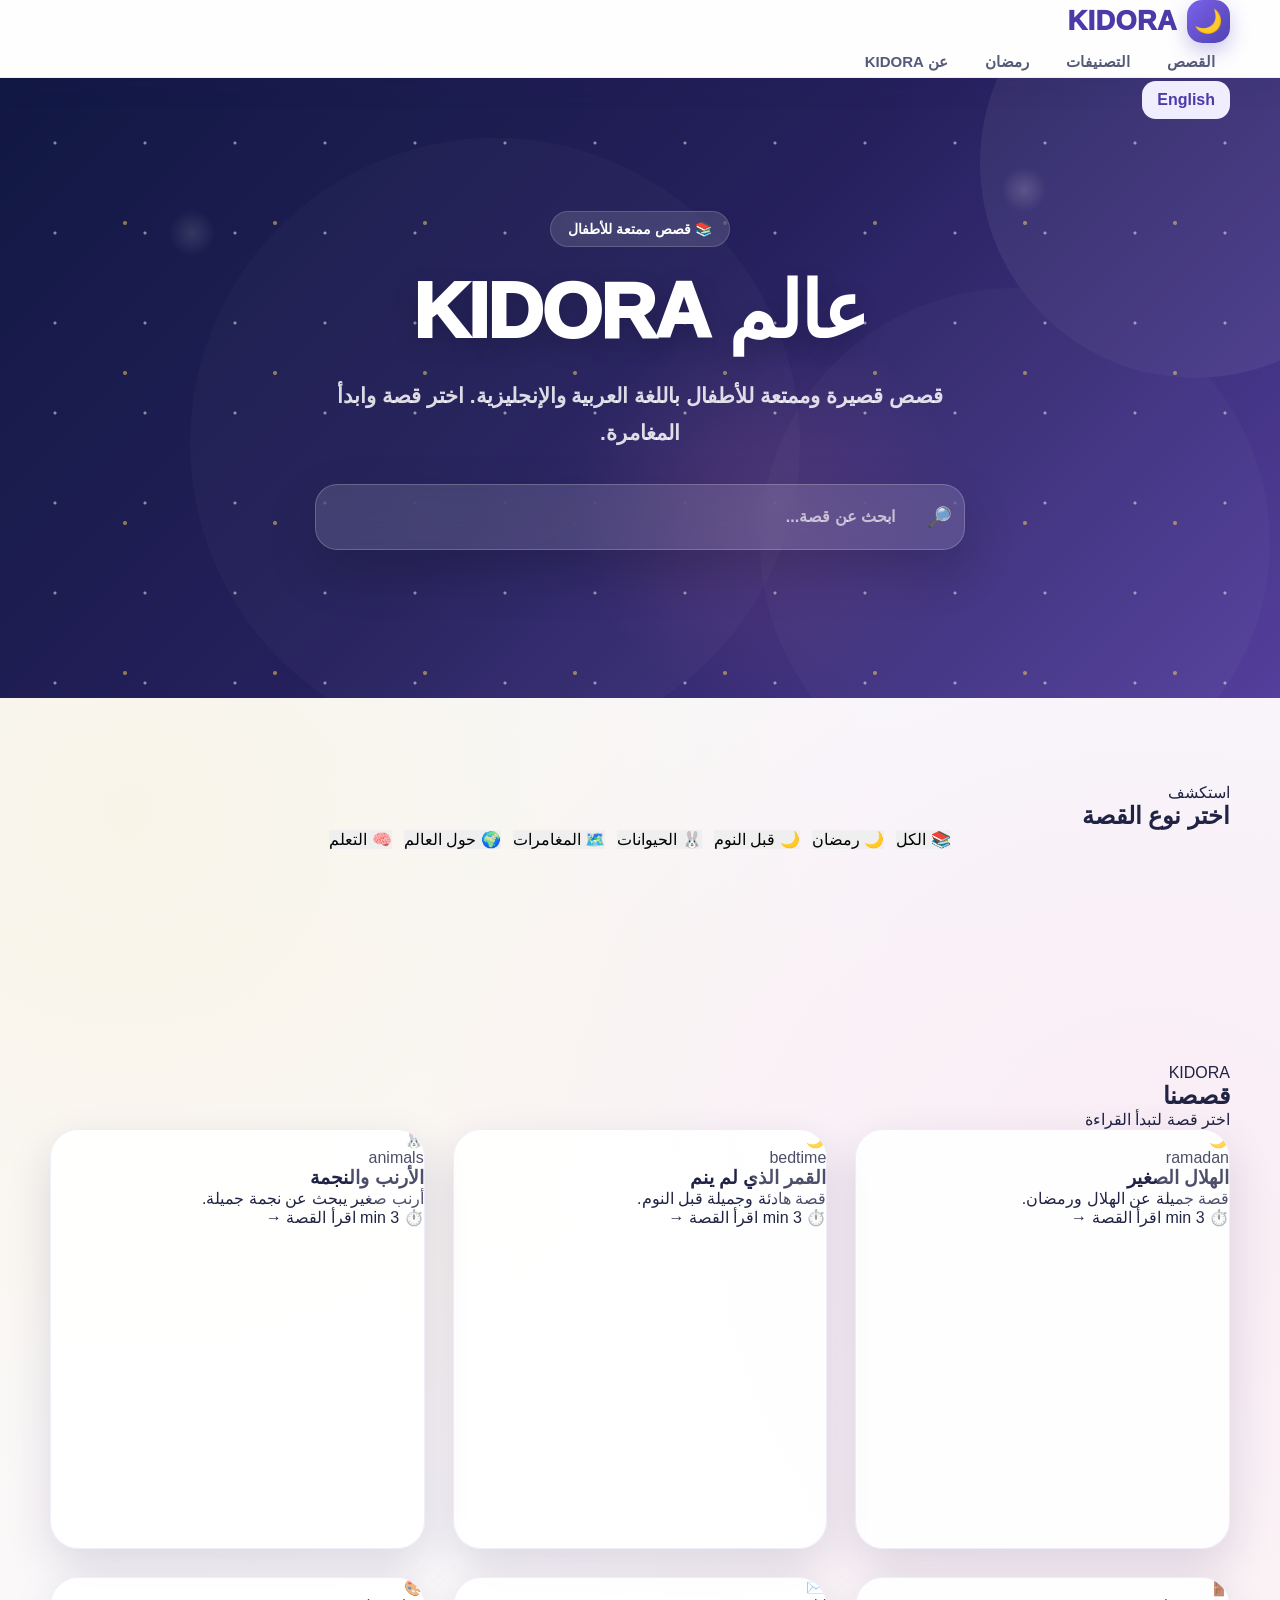
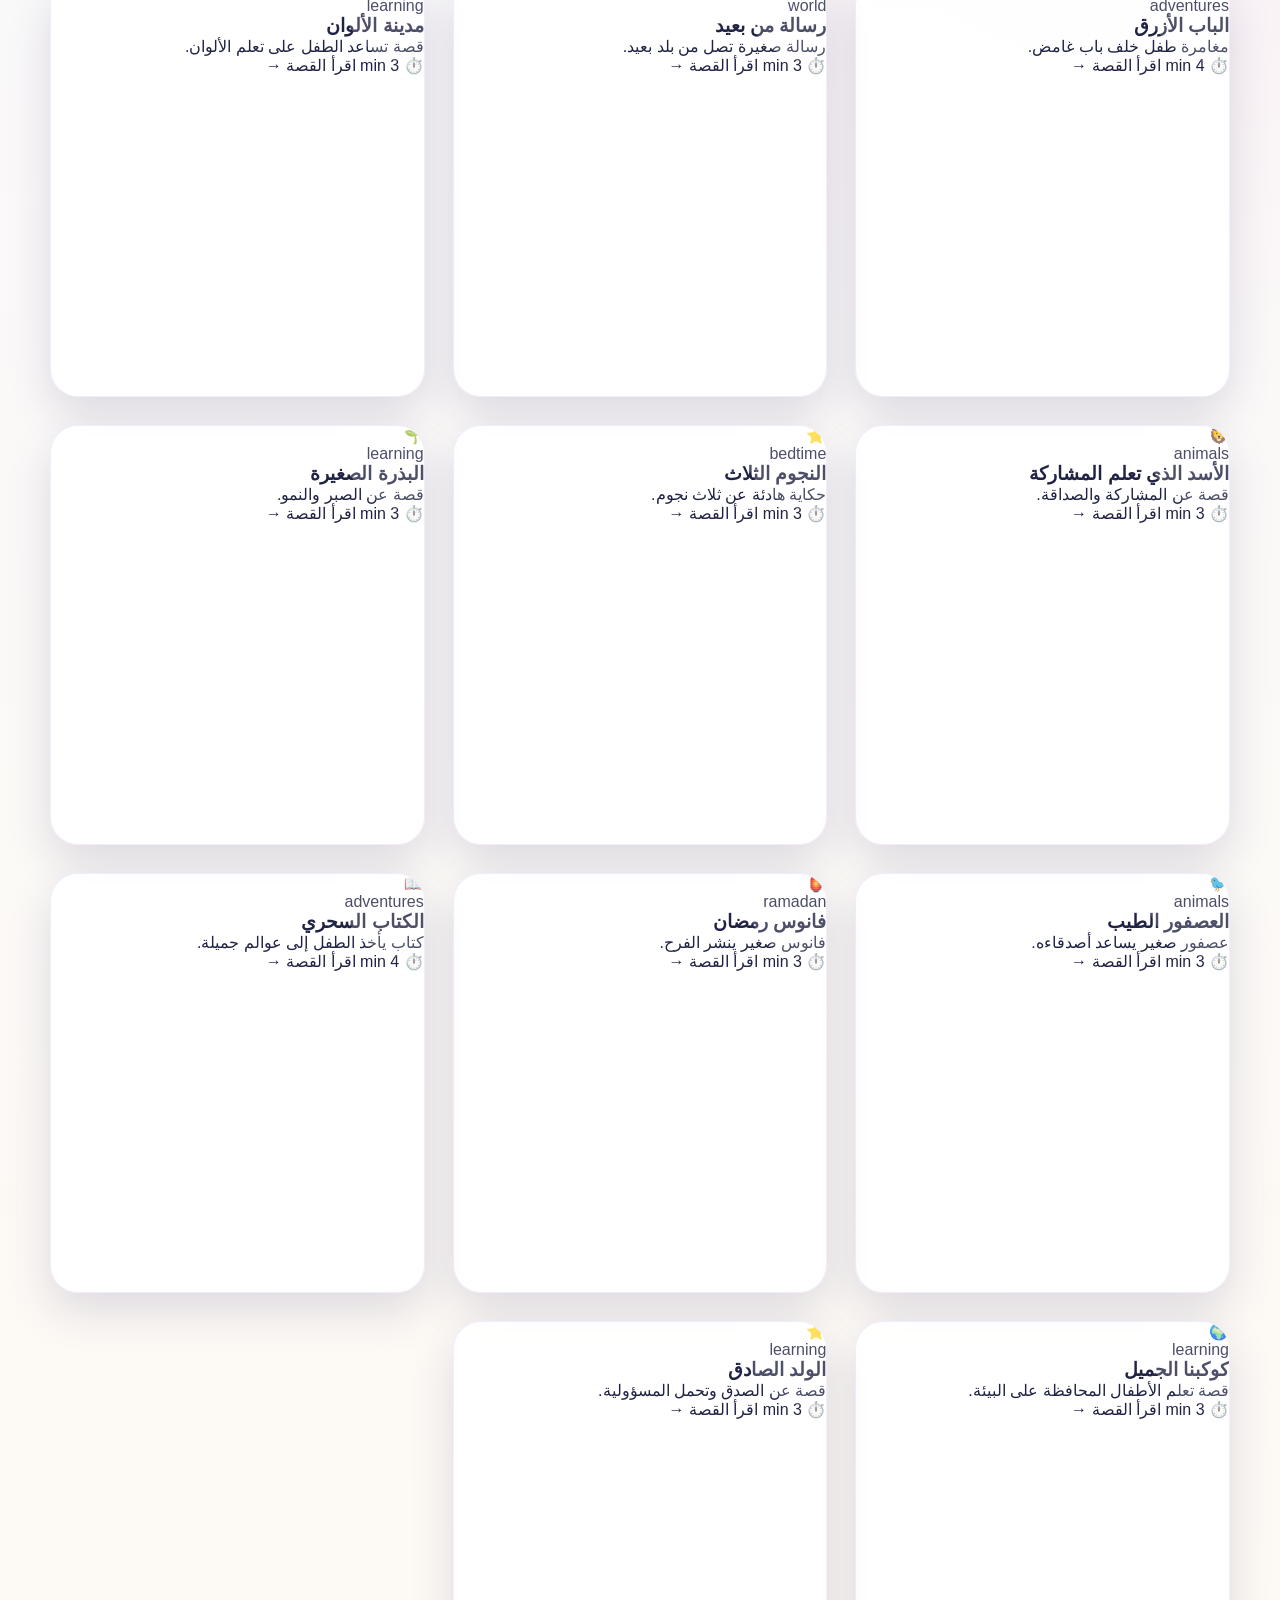
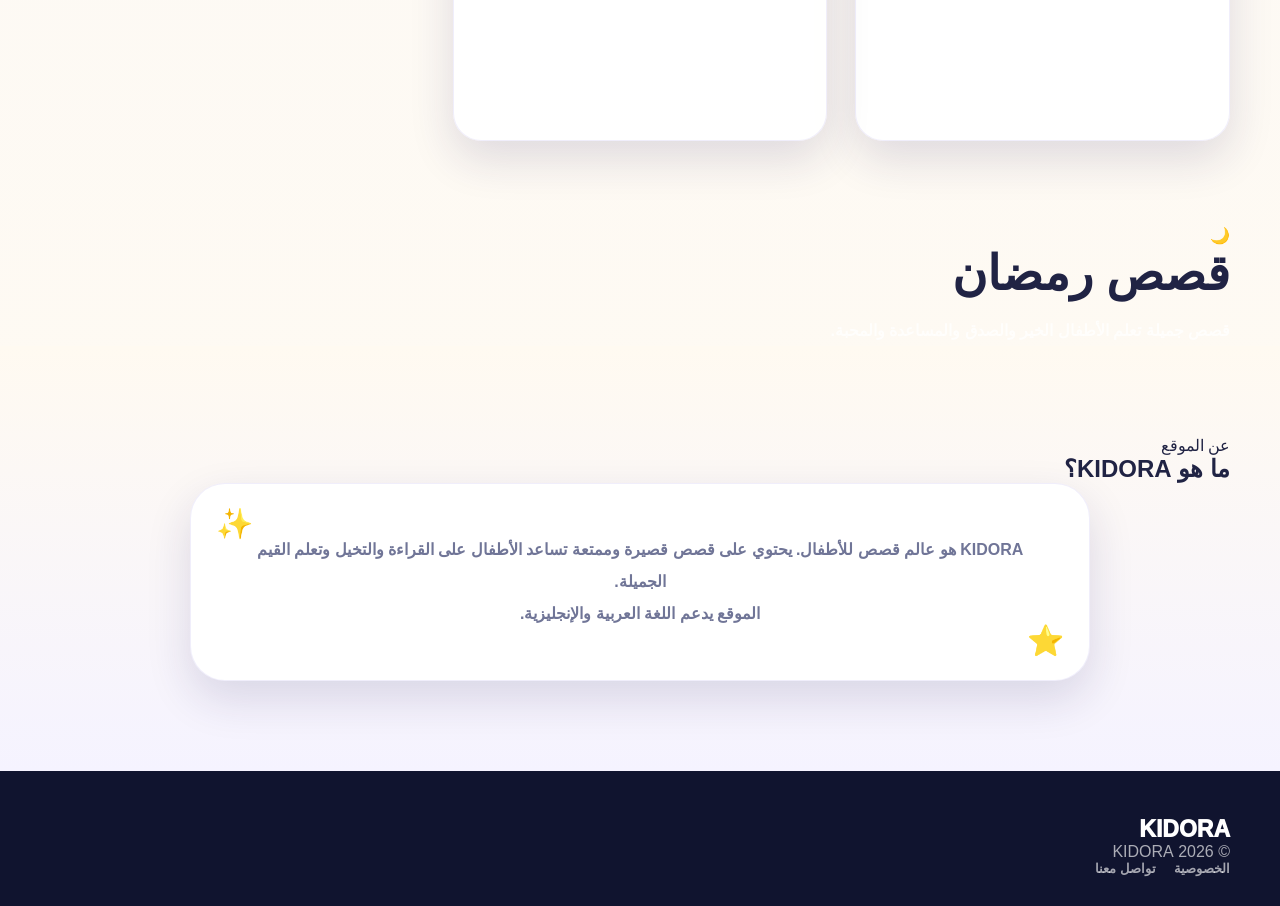
<file: index.html>
<!DOCTYPE html>
<html lang="ar" dir="rtl">
<head>
  <meta charset="UTF-8">
  <meta name="viewport" content="width=device-width, initial-scale=1.0">

  <title>KIDORA - قصص أطفال ممتعة</title>
  <meta name="description" content="KIDORA - قصص أطفال عربية وإنجليزية ممتعة قبل النوم، قصص رمضان، الحيوانات والمغامرات والتعلم.">

  <link rel="stylesheet" href="style.css">
</head>

<body>

<header class="site-header">
  <div class="container nav-wrap">

    <a href="index.html" class="logo">
      KIDORA
    </a>

    <nav class="main-nav">
      <a href="#stories">القصص</a>
      <a href="#categories">التصنيفات</a>
      <a href="#ramadan">رمضان</a>
      <a href="#about">عن KIDORA</a>
    </nav>

    <div class="nav-actions">
      <button id="languageToggle" type="button">English</button>
      <button id="menuToggle" type="button">☰</button>
    </div>

  </div>

  <div id="mobileMenu" class="mobile-menu">
    <a href="#stories">القصص</a>
    <a href="#categories">التصنيفات</a>
    <a href="#ramadan">رمضان</a>
    <a href="#about">عن KIDORA</a>
  </div>
</header>


<main>

<section class="hero">
  <div class="container hero-content">

    <div class="hero-badge">
      📚 قصص ممتعة للأطفال
    </div>

    <h1>
      عالم KIDORA
    </h1>

    <p>
      قصص قصيرة وممتعة للأطفال باللغة العربية والإنجليزية.
      اختر قصة وابدأ المغامرة.
    </p>

    <div class="search-box">
      <input
        id="storySearch"
        type="search"
        placeholder="ابحث عن قصة..."
        autocomplete="off"
      >
    </div>

  </div>
</section>


<section id="categories" class="section">
  <div class="container">

    <div class="section-heading">
      <span>استكشف</span>
      <h2>اختر نوع القصة</h2>
    </div>

    <div class="categories">

      <button class="category-btn active" data-category="all">
        📚 الكل
      </button>

      <button class="category-btn" data-category="ramadan">
        🌙 رمضان
      </button>

      <button class="category-btn" data-category="bedtime">
        🌙 قبل النوم
      </button>

      <button class="category-btn" data-category="animals">
        🐰 الحيوانات
      </button>

      <button class="category-btn" data-category="adventures">
        🗺️ المغامرات
      </button>

      <button class="category-btn" data-category="world">
        🌍 حول العالم
      </button>

      <button class="category-btn" data-category="learning">
        🧠 التعلم
      </button>

    </div>

  </div>
</section>


<section id="stories" class="section stories-section">

  <div class="container">

    <div class="section-heading">
      <span>KIDORA</span>
      <h2>قصصنا</h2>
      <p>اختر قصة لتبدأ القراءة</p>
    </div>

    <div id="continueReading"></div>

    <!-- هنا تظهر القصص -->
    <div id="storiesGrid" class="stories-grid"></div>

    <!-- رسالة تظهر إذا لم توجد نتائج -->
    <div id="noStories" style="display:none;text-align:center;padding:40px;">
      <h3>لم نجد قصة</h3>
      <p>جرب البحث عن قصة أخرى.</p>
    </div>

  </div>

</section>


<section id="ramadan" class="ramadan-banner">

  <div class="container">

    <div class="ramadan-content">

      <div class="ramadan-icon">
        🌙
      </div>

      <div>
        <h2>قصص رمضان</h2>
        <p>
          قصص جميلة تعلم الأطفال الخير والصدق والمساعدة والمحبة.
        </p>
      </div>

    </div>

  </div>

</section>


<section id="about" class="section about-section">

  <div class="container">

    <div class="section-heading">
      <span>عن الموقع</span>
      <h2>ما هو KIDORA؟</h2>
    </div>

    <div class="about-box">

      <p>
        KIDORA هو عالم قصص للأطفال.
        يحتوي على قصص قصيرة وممتعة تساعد الأطفال على القراءة
        والتخيل وتعلم القيم الجميلة.
      </p>

      <p>
        الموقع يدعم اللغة العربية والإنجليزية.
      </p>

    </div>

  </div>

</section>

</main>


<footer class="site-footer">

  <div class="container">

    <div class="footer-logo">
      KIDORA
    </div>

    <p>
      © <span data-year></span> KIDORA
    </p>

    <div class="footer-links">
      <a href="privacy.html">الخصوصية</a>
      <a href="contact.html">تواصل معنا</a>
    </div>

  </div>

</footer>


<!-- مهم جداً: games.js قبل app.js -->
<script src="games.js"></script>
<script src="app.js"></script>

</body>
</html>
</file>
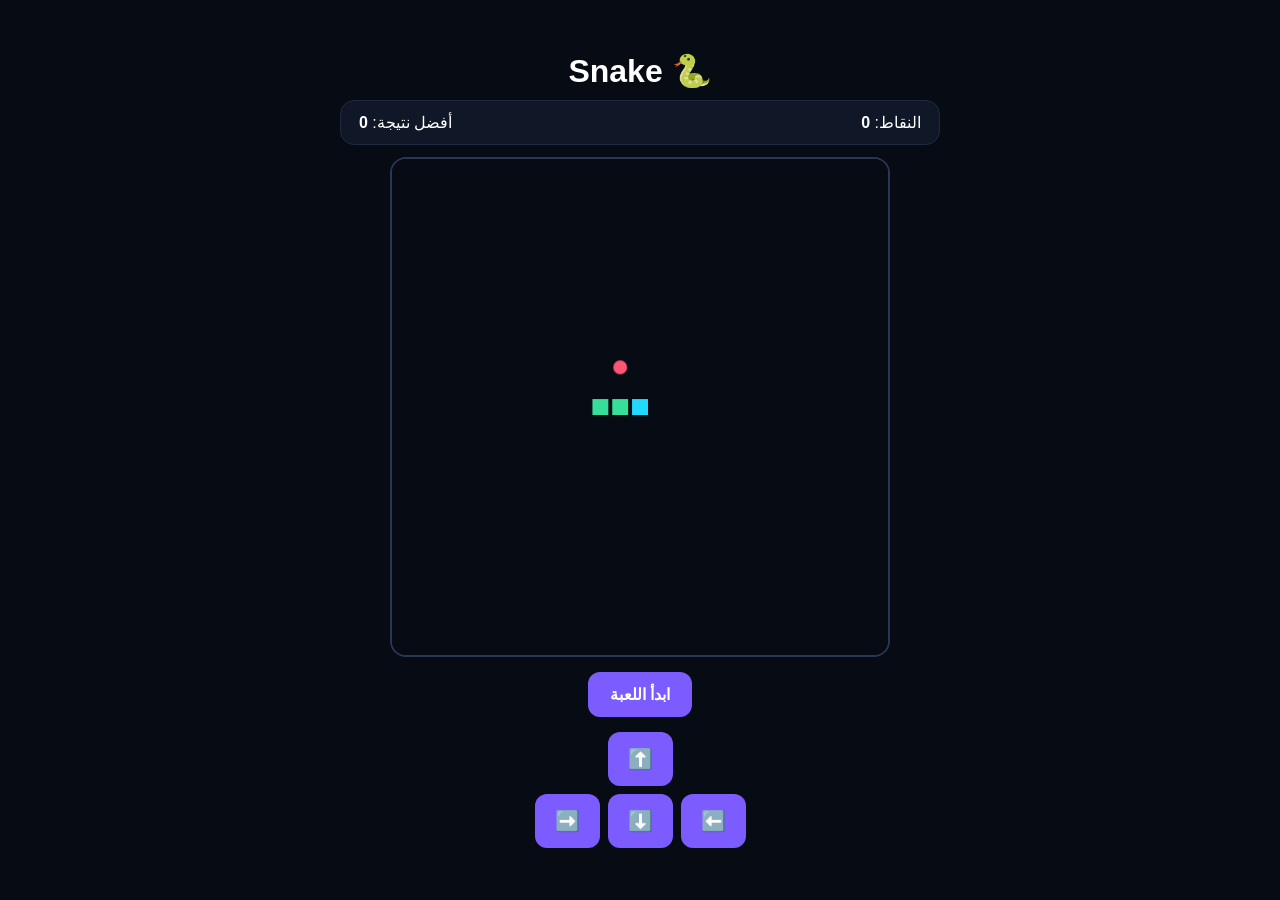
<file: games/snake/index.html>
<!DOCTYPE html>
<html lang="ar" dir="rtl">
<head>
<meta charset="UTF-8">
<meta name="viewport" content="width=device-width,initial-scale=1">
<title>Snake | ODDORA Arcade</title>

<style>
*{box-sizing:border-box}

body{
margin:0;
background:#070b14;
color:#fff;
font-family:Arial,sans-serif;
display:flex;
justify-content:center;
align-items:center;
min-height:100vh;
padding:15px;
}

.game{
width:min(600px,100%);
text-align:center;
}

h1{
margin:0 0 10px;
}

.info{
display:flex;
justify-content:space-between;
background:#101827;
border:1px solid #1d2a40;
border-radius:14px;
padding:12px 18px;
margin-bottom:12px;
}

canvas{
width:100%;
max-width:500px;
aspect-ratio:1;
background:#050812;
border:2px solid #273754;
border-radius:16px;
display:block;
margin:auto;
touch-action:none;
}

button{
border:0;
border-radius:12px;
padding:13px 22px;
margin-top:15px;
font-size:16px;
font-weight:bold;
cursor:pointer;
background:#7c5cff;
color:white;
}

.controls{
display:grid;
grid-template-columns:repeat(3,65px);
gap:8px;
justify-content:center;
margin-top:15px;
}

.controls button{
margin:0;
padding:15px;
font-size:20px;
}

.empty{
visibility:hidden;
}
</style>
</head>

<body>

<div class="game">

<h1>🐍 Snake</h1>

<div class="info">
<span>النقاط: <strong id="score">0</strong></span>
<span>أفضل نتيجة: <strong id="best">0</strong></span>
</div>

<canvas id="game" width="500" height="500"></canvas>

<button id="start">
ابدأ اللعبة
</button>

<div class="controls">

<button class="empty"></button>
<button data-dir="up">⬆️</button>
<button class="empty"></button>

<button data-dir="left">⬅️</button>
<button data-dir="down">⬇️</button>
<button data-dir="right">➡️</button>

</div>

</div>

<script>

const canvas=document.getElementById("game");
const ctx=canvas.getContext("2d");

const scoreEl=document.getElementById("score");
const bestEl=document.getElementById("best");
const startBtn=document.getElementById("start");

const SIZE=25;
const CELL=canvas.width/SIZE;

let snake;
let food;
let direction;
let nextDirection;
let score=0;
let running=false;
let timer=null;

let best=Number(
localStorage.getItem("oddora_snake_best")||0
);

bestEl.textContent=best;

function reset(){

snake=[
{x:12,y:12},
{x:11,y:12},
{x:10,y:12}
];

direction={x:1,y:0};
nextDirection={x:1,y:0};

score=0;

scoreEl.textContent=score;

createFood();

}

function createFood(){

do{

food={
x:Math.floor(Math.random()*SIZE),
y:Math.floor(Math.random()*SIZE)
};

}
while(
snake.some(
part=>part.x===food.x&&part.y===food.y
)
);

}

function draw(){

ctx.clearRect(
0,
0,
canvas.width,
canvas.height
);

ctx.fillStyle="#070b14";

ctx.fillRect(
0,
0,
canvas.width,
canvas.height
);

ctx.fillStyle="#ff5574";

ctx.beginPath();

ctx.arc(
food.x*CELL+CELL/2,
food.y*CELL+CELL/2,
CELL*0.35,
0,
Math.PI*2
);

ctx.fill();

snake.forEach(
(part,index)=>{

ctx.fillStyle=
index===0
?"#20d9ff"
:"#35df9a";

ctx.fillRect(
part.x*CELL+2,
part.y*CELL+2,
CELL-4,
CELL-4
);

}
);

}

function update(){

direction=nextDirection;

const head={
x:snake[0].x+direction.x,
y:snake[0].y+direction.y
};

if(
head.x<0||
head.x>=SIZE||
head.y<0||
head.y>=SIZE
){

gameOver();
return;

}

if(
snake.some(
(part,index)=>
index>0&&
part.x===head.x&&
part.y===head.y
)
){

gameOver();
return;

}

snake.unshift(head);

if(
head.x===food.x&&
head.y===food.y
){

score++;

scoreEl.textContent=score;

if(score>best){

best=score;

bestEl.textContent=best;

localStorage.setItem(
"oddora_snake_best",
best
);

}

createFood();

}else{

snake.pop();

}

draw();

}

function start(){

if(timer)
clearInterval(timer);

reset();

running=true;

startBtn.textContent="إعادة اللعب";

draw();

timer=setInterval(
update,
115
);

}

function gameOver(){

running=false;

clearInterval(timer);

timer=null;

ctx.fillStyle="rgba(0,0,0,.65)";

ctx.fillRect(
0,
0,
canvas.width,
canvas.height
);

ctx.fillStyle="#fff";

ctx.font="bold 32px Arial";

ctx.textAlign="center";

ctx.fillText(
"انتهت اللعبة",
canvas.width/2,
canvas.height/2-10
);

ctx.font="20px Arial";

ctx.fillText(
"النقاط: "+score,
canvas.width/2,
canvas.height/2+30
);

}

function changeDirection(dir){

if(!running)
return;

if(
dir==="up"&&
direction.y!==1
){

nextDirection={x:0,y:-1};

}

if(
dir==="down"&&
direction.y!==-1
){

nextDirection={x:0,y:1};

}

if(
dir==="left"&&
direction.x!==1
){

nextDirection={x:-1,y:0};

}

if(
dir==="right"&&
direction.x!==-1
){

nextDirection={x:1,y:0};

}

}

document.addEventListener(
"keydown",
e=>{

if(
e.key==="ArrowUp"||
e.key==="w"
){

changeDirection("up");

}

if(
e.key==="ArrowDown"||
e.key==="s"
){

changeDirection("down");

}

if(
e.key==="ArrowLeft"||
e.key==="a"
){

changeDirection("left");

}

if(
e.key==="ArrowRight"||
e.key==="d"
){

changeDirection("right");

}

}
);

document
.querySelectorAll("[data-dir]")
.forEach(
button=>{

button.addEventListener(
"click",
()=>{

changeDirection(
button.dataset.dir
);

}
);

}
);

startBtn.addEventListener(
"click",
start
);

reset();
draw();

</script>

</body>
</html>
</file>
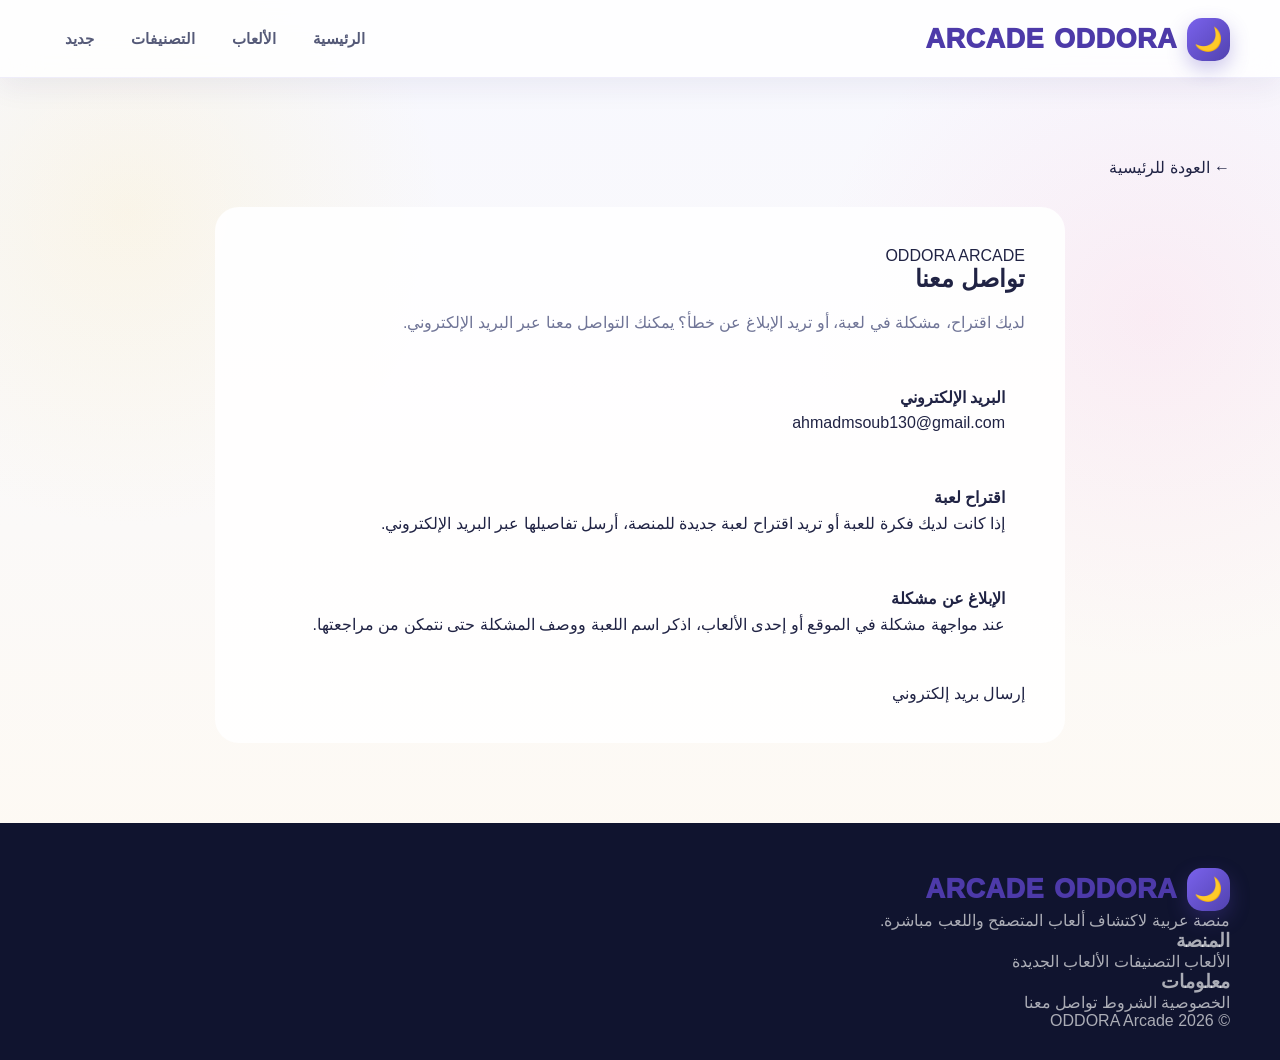
<file: contact.html>
<!DOCTYPE html>
<html lang="ar" dir="rtl">
<head>
  <meta charset="UTF-8">
  <meta name="viewport" content="width=device-width, initial-scale=1.0">

  <title>تواصل معنا | ODDORA Arcade</title>

  <meta
    name="description"
    content="تواصل مع فريق ODDORA Arcade."
  >

  <link rel="stylesheet" href="style.css">

  <style>
    .contact-page {
      min-height: 70vh;
      padding: 80px 0;
    }

    .contact-card {
      max-width: 850px;
      margin: auto;
      background: var(--card);
      border: 1px solid var(--border);
      border-radius: 24px;
      padding: 40px;
    }

    .contact-card h1 {
      margin-bottom: 15px;
    }

    .contact-card > p {
      color: var(--muted);
      line-height: 1.9;
      margin-bottom: 30px;
    }

    .contact-info {
      display: grid;
      gap: 16px;
      margin-bottom: 30px;
    }

    .contact-item {
      padding: 20px;
      background: var(--bg-soft);
      border: 1px solid var(--border);
      border-radius: 16px;
    }

    .contact-item strong {
      display: block;
      margin-bottom: 7px;
    }

    .contact-item a {
      color: var(--cyan);
      word-break: break-word;
    }

    .back-home {
      display: inline-block;
      margin-bottom: 30px;
    }
  </style>
</head>

<body>

<header class="site-header">
  <div class="container header-inner">

    <a href="index.html" class="logo">
      ODDORA
      <span>ARCADE</span>
    </a>

    <nav class="main-nav">
      <a href="index.html#home">الرئيسية</a>
      <a href="index.html#games">الألعاب</a>
      <a href="index.html#categories">التصنيفات</a>
      <a href="index.html#new">جديد</a>
    </nav>

  </div>
</header>

<main class="contact-page">

  <div class="container">

    <a href="index.html" class="secondary-button back-home">
      ← العودة للرئيسية
    </a>

    <section class="contact-card">

      <span class="section-label">ODDORA ARCADE</span>

      <h1>تواصل معنا</h1>

      <p>
        لديك اقتراح، مشكلة في لعبة، أو تريد الإبلاغ عن خطأ؟
        يمكنك التواصل معنا عبر البريد الإلكتروني.
      </p>

      <div class="contact-info">

        <div class="contact-item">
          <strong>البريد الإلكتروني</strong>
          <a href="mailto:ahmadmsoub130@gmail.com">
            ahmadmsoub130@gmail.com
          </a>
        </div>

        <div class="contact-item">
          <strong>اقتراح لعبة</strong>
          <p>
            إذا كانت لديك فكرة للعبة أو تريد اقتراح لعبة جديدة
            للمنصة، أرسل تفاصيلها عبر البريد الإلكتروني.
          </p>
        </div>

        <div class="contact-item">
          <strong>الإبلاغ عن مشكلة</strong>
          <p>
            عند مواجهة مشكلة في الموقع أو إحدى الألعاب، اذكر اسم
            اللعبة ووصف المشكلة حتى نتمكن من مراجعتها.
          </p>
        </div>

      </div>

      <a
        href="mailto:ahmadmsoub130@gmail.com?subject=تواصل مع ODDORA Arcade"
        class="primary-button"
      >
        إرسال بريد إلكتروني
      </a>

    </section>

  </div>

</main>

<footer class="site-footer">

  <div class="container footer-grid">

    <div>
      <a href="index.html" class="logo">
        ODDORA <span>ARCADE</span>
      </a>

      <p>
        منصة عربية لاكتشاف ألعاب المتصفح واللعب مباشرة.
      </p>
    </div>

    <div>
      <h3>المنصة</h3>
      <a href="index.html#games">الألعاب</a>
      <a href="index.html#categories">التصنيفات</a>
      <a href="index.html#new">الألعاب الجديدة</a>
    </div>

    <div>
      <h3>معلومات</h3>
      <a href="privacy.html">الخصوصية</a>
      <a href="terms.html">الشروط</a>
      <a href="contact.html">تواصل معنا</a>
    </div>

  </div>

  <div class="footer-bottom">
    <div class="container">
      © <span id="year"></span> ODDORA Arcade
    </div>
  </div>

</footer>

<script>
  document.getElementById("year").textContent = new Date().getFullYear();
</script>

</body>
</html>
</file>
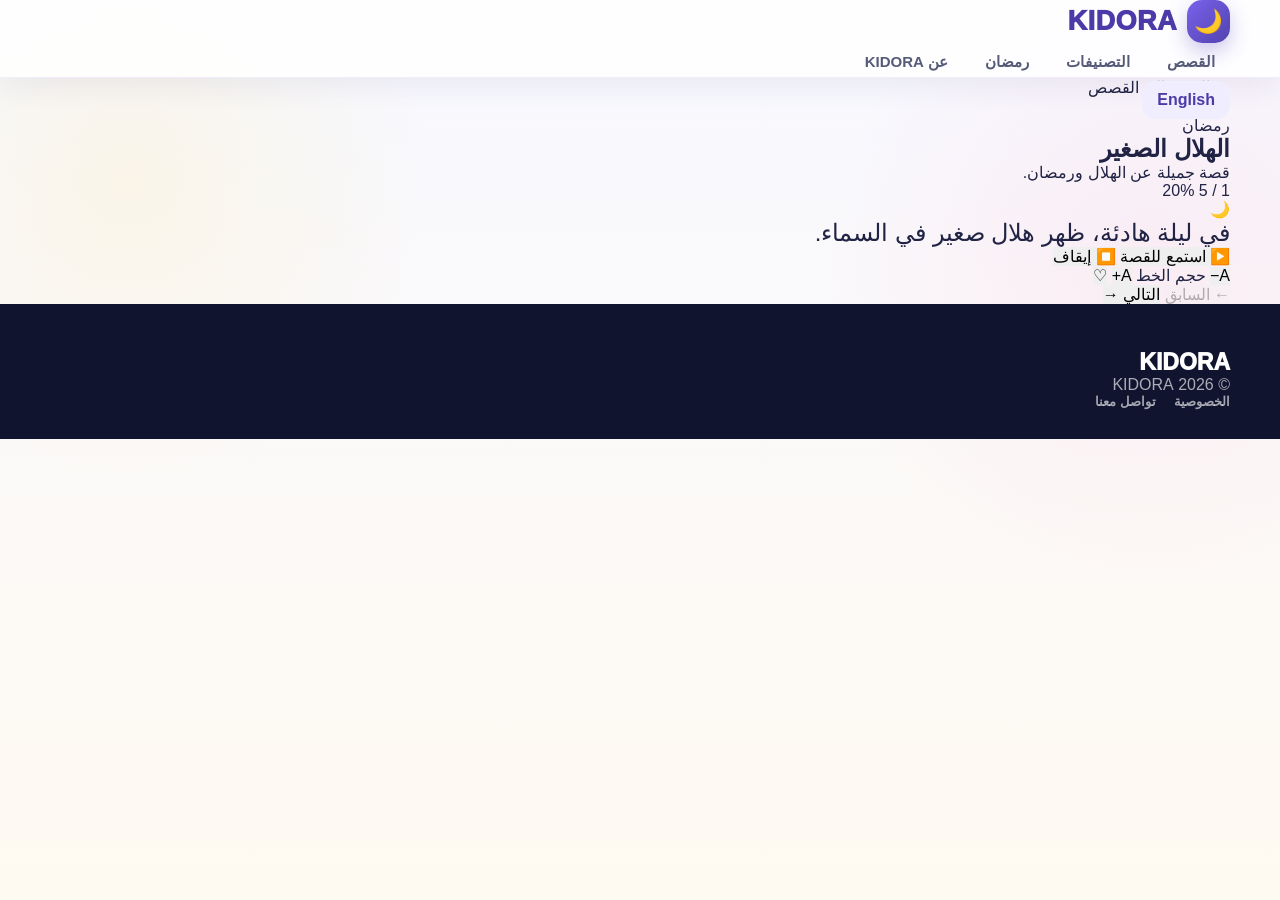
<file: game.html>
<!DOCTYPE html>
<html lang="ar" dir="rtl">

<head>
  <meta charset="UTF-8">

  <meta name="viewport"
        content="width=device-width, initial-scale=1.0">

  <title>KIDORA - قراءة القصة</title>

  <meta name="description"
        content="اقرأ واستمع إلى قصص KIDORA للأطفال بالعربية والإنجليزية.">

  <link rel="stylesheet" href="style.css">
</head>

<body>

<header class="site-header">

  <div class="container nav-wrap">

    <a href="index.html" class="logo">
      KIDORA
    </a>

    <nav class="main-nav">
      <a href="index.html#stories">القصص</a>
      <a href="index.html#categories">التصنيفات</a>
      <a href="index.html#ramadan">رمضان</a>
      <a href="index.html#about">عن KIDORA</a>
    </nav>

    <div class="nav-actions">

      <button id="languageToggle" type="button">
        English
      </button>

      <button id="menuToggle" type="button">
        ☰
      </button>

    </div>

  </div>

  <div id="mobileMenu" class="mobile-menu">

    <a href="index.html#stories">
      القصص
    </a>

    <a href="index.html#categories">
      التصنيفات
    </a>

    <a href="index.html#ramadan">
      رمضان
    </a>

    <a href="index.html#about">
      عن KIDORA
    </a>

  </div>

</header>


<main>

<section class="story-reader">

  <div class="container">

    <a href="index.html" class="back-button">
      ← العودة إلى القصص
    </a>


    <div class="story-header">

      <div id="storyIcon" class="story-big-icon">
        📖
      </div>

      <div>

        <div id="storyCategory"
             class="story-category">
          قصة
        </div>

        <h1 id="storyTitle">
          القصة
        </h1>

        <p id="storyDescription">
          قصة ممتعة للأطفال
        </p>

      </div>

    </div>


    <div class="story-progress">

      <div class="progress-info">

        <span id="pageNumber">
          1 / 1
        </span>

        <span id="progressPercent">
          0%
        </span>

      </div>

      <div class="progress-bar">

        <div id="progressFill"
             class="progress-fill">
        </div>

      </div>

    </div>


    <article class="story-page">

      <div id="pageEmoji"
           class="story-page-emoji">
        📖
      </div>

      <p id="pageText"
         class="story-page-text">
        جارٍ تحميل القصة...
      </p>

    </article>


    <!-- أدوات الصوت -->

    <div class="audio-controls">

      <button id="playButton"
              type="button"
              class="audio-button primary">
        ▶️ استمع للقصة
      </button>

      <button id="stopButton"
              type="button"
              class="audio-button">
        ⏹️ إيقاف
      </button>

    </div>


    <!-- أدوات القراءة -->

    <div class="reader-controls">

      <button id="fontDecrease"
              type="button">
        A−
      </button>

      <span>
        حجم الخط
      </span>

      <button id="fontIncrease"
              type="button">
        A+
      </button>

      <button id="favoriteButton"
              type="button">
        ♡
      </button>

    </div>


    <div class="story-navigation">

      <button id="previousButton"
              type="button"
              class="nav-story-button">

        ← السابق

      </button>


      <button id="nextButton"
              type="button"
              class="nav-story-button primary">

        التالي →

      </button>

    </div>


    <section id="finishSection"
             class="finish-section"
             style="display:none;">

      <div class="finish-icon">
        🎉
      </div>

      <h2 id="finishTitle">
        أحسنت!
      </h2>

      <p id="finishText">
        لقد أكملت القصة.
      </p>

      <button id="nextStoryButton"
              type="button"
              class="nav-story-button primary">

        قصة أخرى →

      </button>

    </section>

  </div>

</section>

</main>


<footer class="site-footer">

  <div class="container">

    <div class="footer-logo">
      KIDORA
    </div>

    <p>
      © <span data-year></span> KIDORA
    </p>

    <div class="footer-links">

      <a href="privacy.html">
        الخصوصية
      </a>

      <a href="contact.html">
        تواصل معنا
      </a>

    </div>

  </div>

</footer>


<script src="games.js"></script>


<script>

document.addEventListener("DOMContentLoaded", function () {

  /*
   * ==============================
   * إعدادات اللغة
   * ==============================
   */

  let language =
    localStorage.getItem("kidora_lang") || "ar";


  /*
   * ==============================
   * اختيار القصة
   * ==============================
   */

  const params =
    new URLSearchParams(window.location.search);

  let storyId =
    params.get("story");


  if (!storyId) {

    storyId =
      localStorage.getItem("kidora_last_story");

  }


  let story =
    STORIES.find(function(item) {
      return item.id === storyId;
    });


  if (!story) {
    story = STORIES[0];
  }


  let currentPage = parseInt(
    localStorage.getItem(
      "kidora_page_" + story.id
    ) || "0"
  );


  if (isNaN(currentPage)) {
    currentPage = 0;
  }


  if (currentPage < 0) {
    currentPage = 0;
  }


  if (currentPage >= story.pages.length) {
    currentPage = story.pages.length - 1;
  }


  /*
   * ==============================
   * العناصر
   * ==============================
   */

  const storyIcon =
    document.getElementById("storyIcon");

  const storyCategory =
    document.getElementById("storyCategory");

  const storyTitle =
    document.getElementById("storyTitle");

  const storyDescription =
    document.getElementById("storyDescription");

  const pageEmoji =
    document.getElementById("pageEmoji");

  const pageText =
    document.getElementById("pageText");

  const pageNumber =
    document.getElementById("pageNumber");

  const progressPercent =
    document.getElementById("progressPercent");

  const progressFill =
    document.getElementById("progressFill");

  const previousButton =
    document.getElementById("previousButton");

  const nextButton =
    document.getElementById("nextButton");

  const playButton =
    document.getElementById("playButton");

  const stopButton =
    document.getElementById("stopButton");

  const fontDecrease =
    document.getElementById("fontDecrease");

  const fontIncrease =
    document.getElementById("fontIncrease");

  const favoriteButton =
    document.getElementById("favoriteButton");

  const finishSection =
    document.getElementById("finishSection");

  const finishTitle =
    document.getElementById("finishTitle");

  const finishText =
    document.getElementById("finishText");

  const nextStoryButton =
    document.getElementById("nextStoryButton");

  const languageToggle =
    document.getElementById("languageToggle");


  /*
   * ==============================
   * التصنيفات
   * ==============================
   */

  const categories = {

    ar: {
      ramadan: "رمضان",
      bedtime: "قبل النوم",
      animals: "الحيوانات",
      adventures: "المغامرات",
      world: "حول العالم",
      learning: "التعلم"
    },

    en: {
      ramadan: "Ramadan",
      bedtime: "Bedtime",
      animals: "Animals",
      adventures: "Adventures",
      world: "Around the World",
      learning: "Learning"
    }

  };


  /*
   * ==============================
   * تحديث اتجاه الموقع
   * ==============================
   */

  function updateLanguageDirection() {

    document.documentElement.lang =
      language;

    document.documentElement.dir =
      language === "ar"
        ? "rtl"
        : "ltr";

    if (languageToggle) {

      languageToggle.textContent =
        language === "ar"
          ? "English"
          : "العربية";

    }

  }


  /*
   * ==============================
   * عرض القصة
   * ==============================
   */

  function renderStory() {

    updateLanguageDirection();


    storyIcon.textContent =
      story.icon || "📖";


    storyCategory.textContent =
      categories[language][story.cat] ||
      story.cat;


    storyTitle.textContent =
      story.title[language];


    storyDescription.textContent =
      story.desc[language];


    const page =
      story.pages[currentPage];


    pageEmoji.textContent =
      page[0];


    pageText.textContent =
      page[language === "ar" ? 1 : 2];


    pageNumber.textContent =
      `${currentPage + 1} / ${story.pages.length}`;


    const percent =
      Math.round(
        ((currentPage + 1) /
        story.pages.length) * 100
      );


    progressPercent.textContent =
      percent + "%";


    progressFill.style.width =
      percent + "%";


    previousButton.disabled =
      currentPage === 0;


    if (currentPage === story.pages.length - 1) {

      nextButton.textContent =
        language === "ar"
          ? "إنهاء القصة ✓"
          : "Finish story ✓";

    } else {

      nextButton.textContent =
        language === "ar"
          ? "التالي →"
          : "Next →";

    }


    localStorage.setItem(
      "kidora_last_story",
      story.id
    );


    localStorage.setItem(
      "kidora_last_page",
      currentPage
    );


    localStorage.setItem(
      "kidora_page_" + story.id,
      currentPage
    );


    updateFavoriteButton();

    updateFinishSection();

    window.scrollTo({
      top: 0,
      behavior: "smooth"
    });

  }


  /*
   * ==============================
   * الصوت
   * ==============================
   */

  function stopVoice() {

    if (
      "speechSynthesis" in window
    ) {

      speechSynthesis.cancel();

    }

  }


  function speakCurrentPage() {

    if (
      !("speechSynthesis" in window)
    ) {

      alert(
        language === "ar"
          ? "متصفحك لا يدعم القراءة الصوتية."
          : "Your browser does not support speech."
      );

      return;

    }


    stopVoice();


    const text =
      story.pages[currentPage][
        language === "ar" ? 1 : 2
      ];


    const speech =
      new SpeechSynthesisUtterance(text);


    speech.lang =
      language === "ar"
        ? "ar-SA"
        : "en-US";


    speech.rate = 0.9;

    speech.pitch = 1;

    speech.volume = 1;


    speech.onstart = function() {

      playButton.textContent =
        language === "ar"
          ? "🔊 جارٍ القراءة..."
          : "🔊 Reading...";

    };


    speech.onend = function() {

      playButton.textContent =
        language === "ar"
          ? "▶️ استمع للقصة"
          : "▶️ Listen";

    };


    speech.onerror = function() {

      playButton.textContent =
        language === "ar"
          ? "▶️ استمع للقصة"
          : "▶️ Listen";

    };


    speechSynthesis.speak(speech);

  }


  playButton.addEventListener(
    "click",
    speakCurrentPage
  );


  stopButton.addEventListener(
    "click",
    function() {

      stopVoice();

      playButton.textContent =
        language === "ar"
          ? "▶️ استمع للقصة"
          : "▶️ Listen";

    }
  );


  /*
   * ==============================
   * التالي
   * ==============================
   */

  nextButton.addEventListener(
    "click",
    function() {

      stopVoice();


      if (
        currentPage <
        story.pages.length - 1
      ) {

        currentPage++;

        renderStory();

      } else {

        localStorage.setItem(
          "kidora_completed_" + story.id,
          "true"
        );

        updateFinishSection();

      }

    }
  );


  /*
   * ==============================
   * السابق
   * ==============================
   */

  previousButton.addEventListener(
    "click",
    function() {

      stopVoice();


      if (currentPage > 0) {

        currentPage--;

        renderStory();

      }

    }
  );


  /*
   * ==============================
   * قصة أخرى
   * ==============================
   */

  nextStoryButton.addEventListener(
    "click",
    function() {

      stopVoice();


      const currentIndex =
        STORIES.findIndex(
          function(item) {
            return item.id === story.id;
          }
        );


      let nextIndex =
        currentIndex + 1;


      if (
        nextIndex >= STORIES.length
      ) {

        nextIndex = 0;

      }


      const nextStory =
        STORIES[nextIndex];


      localStorage.setItem(
        "kidora_last_story",
        nextStory.id
      );


      localStorage.setItem(
        "kidora_last_page",
        "0"
      );


      window.location.href =
        "game.html?story=" +
        encodeURIComponent(nextStory.id);

    }
  );


  /*
   * ==============================
   * المفضلة
   * ==============================
   */

  function getFavorites() {

    try {

      return JSON.parse(
        localStorage.getItem(
          "kidora_favorites"
        ) || "[]"
      );

    } catch (error) {

      return [];

    }

  }


  function updateFavoriteButton() {

    const favorites =
      getFavorites();


    const isFavorite =
      favorites.includes(story.id);


    favoriteButton.textContent =
      isFavorite ? "♥" : "♡";

  }


  favoriteButton.addEventListener(
    "click",
    function() {

      let favorites =
        getFavorites();


      if (favorites.includes(story.id)) {

        favorites =
          favorites.filter(
            function(id) {
              return id !== story.id;
            }
          );

      } else {

        favorites.push(story.id);

      }


      localStorage.setItem(
        "kidora_favorites",
        JSON.stringify(favorites)
      );


      updateFavoriteButton();

    }
  );


  /*
   * ==============================
   * حجم الخط
   * ==============================
   */

  let fontSize =
    parseInt(
      localStorage.getItem(
        "kidora_font_size"
      ) || "24"
    );


  function updateFontSize() {

    pageText.style.fontSize =
      fontSize + "px";


    localStorage.setItem(
      "kidora_font_size",
      fontSize
    );

  }


  fontDecrease.addEventListener(
    "click",
    function() {

      fontSize -= 2;

      if (fontSize < 16) {
        fontSize = 16;
      }

      updateFontSize();

    }
  );


  fontIncrease.addEventListener(
    "click",
    function() {

      fontSize += 2;

      if (fontSize > 40) {
        fontSize = 40;
      }

      updateFontSize();

    }
  );


  /*
   * ==============================
   * إنهاء القصة
   * ==============================
   */

  function updateFinishSection() {

    const completed =
      localStorage.getItem(
        "kidora_completed_" + story.id
      ) === "true";


    const isLastPage =
      currentPage ===
      story.pages.length - 1;


    if (completed || isLastPage) {

      finishSection.style.display =
        "block";


      finishTitle.textContent =
        language === "ar"
          ? "🎉 أحسنت!"
          : "🎉 Well done!";


      finishText.textContent =
        language === "ar"
          ? "لقد وصلت إلى نهاية القصة."
          : "You reached the end of the story.";


    } else {

      finishSection.style.display =
        "none";

    }

  }


  /*
   * ==============================
   * زر اللغة
   * ==============================
   */

  languageToggle.addEventListener(
    "click",
    function() {

      stopVoice();


      language =
        language === "ar"
          ? "en"
          : "ar";


      localStorage.setItem(
        "kidora_lang",
        language
      );


      renderStory();

    }
  );


  /*
   * ==============================
   * القائمة على الهاتف
   * ==============================
   */

  const menuToggle =
    document.getElementById(
      "menuToggle"
    );

  const mobileMenu =
    document.getElementById(
      "mobileMenu"
    );


  if (
    menuToggle &&
    mobileMenu
  ) {

    menuToggle.addEventListener(
      "click",
      function() {

        mobileMenu.classList.toggle(
          "open"
        );

      }
    );


    mobileMenu
      .querySelectorAll("a")
      .forEach(function(link) {

        link.addEventListener(
          "click",
          function() {

            mobileMenu.classList.remove(
              "open"
            );

          }
        );

      });

  }


  /*
   * ==============================
   * لوحة المفاتيح
   * ==============================
   */

  document.addEventListener(
    "keydown",
    function(event) {

      if (event.key === "ArrowRight") {

        if (language === "ar") {

          nextButton.click();

        } else {

          previousButton.click();

        }

      }


      if (event.key === "ArrowLeft") {

        if (language === "ar") {

          previousButton.click();

        } else {

          nextButton.click();

        }

      }


      if (event.key === " ") {

        event.preventDefault();

        speakCurrentPage();

      }

    }
  );


  /*
   * ==============================
   * السنة
   * ==============================
   */

  document
    .querySelectorAll("[data-year]")
    .forEach(function(element) {

      element.textContent =
        new Date().getFullYear();

    });


  /*
   * ==============================
   * تشغيل الموقع
   * ==============================
   */

  updateFontSize();

  renderStory();

});

</script>

</body>
</html>
</file>
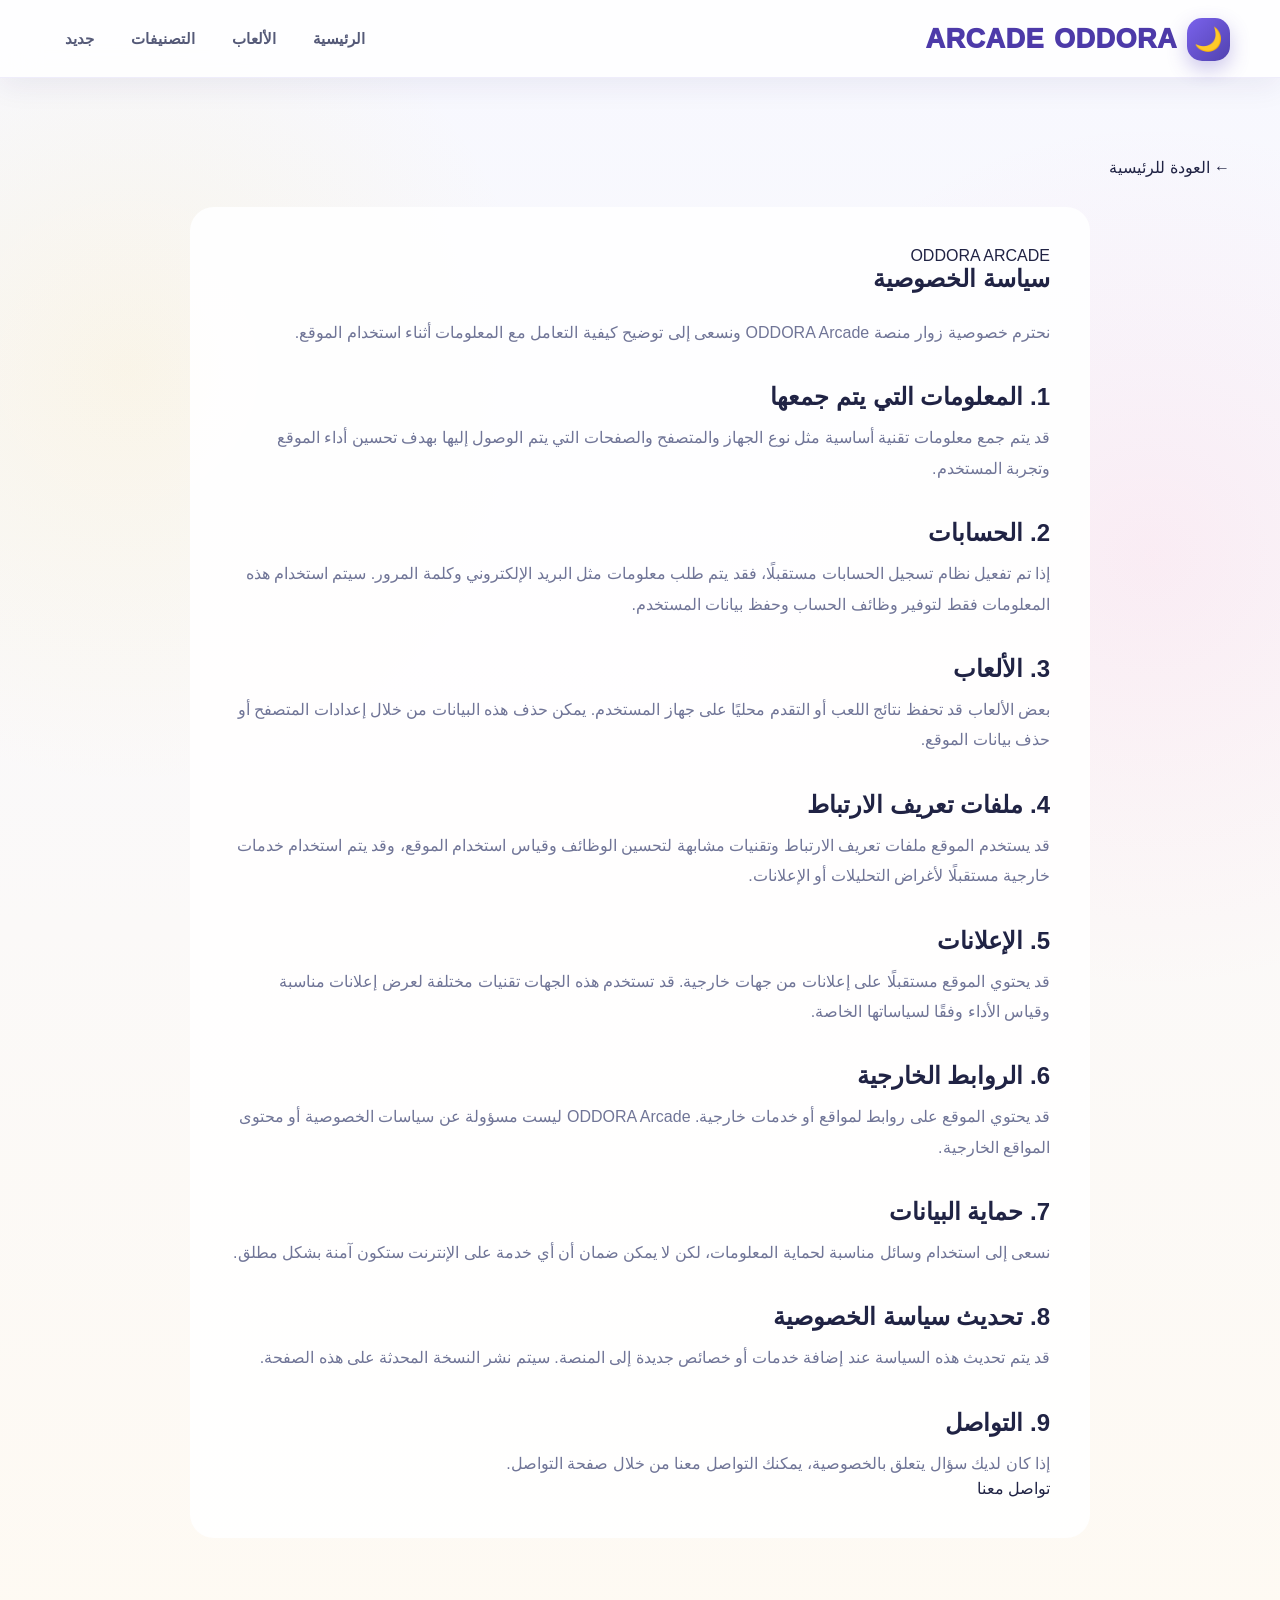
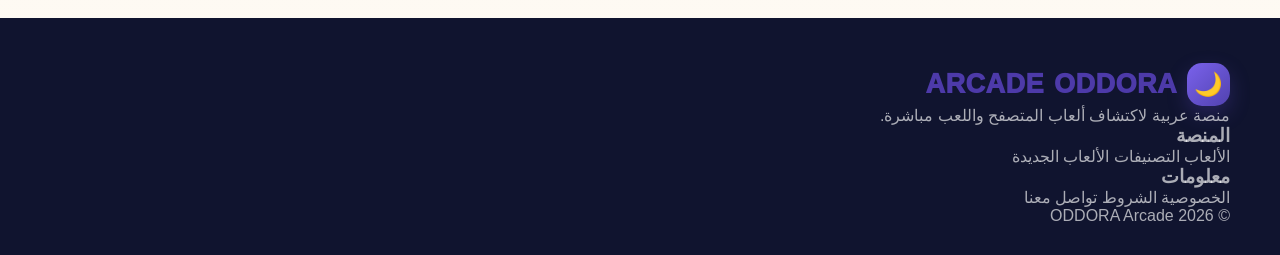
<file: privacy.html>
<!DOCTYPE html>
<html lang="ar" dir="rtl">
<head>
  <meta charset="UTF-8">
  <meta name="viewport" content="width=device-width, initial-scale=1.0">

  <title>سياسة الخصوصية | ODDORA Arcade</title>

  <meta
    name="description"
    content="سياسة الخصوصية لمنصة ODDORA Arcade."
  >

  <link rel="stylesheet" href="style.css">

  <style>
    .legal-page {
      min-height: 70vh;
      padding: 80px 0;
    }

    .legal-card {
      max-width: 900px;
      margin: auto;
      background: var(--card);
      border: 1px solid var(--border);
      border-radius: 24px;
      padding: 40px;
    }

    .legal-card h1 {
      margin-bottom: 25px;
    }

    .legal-card h2 {
      margin-top: 35px;
      margin-bottom: 12px;
    }

    .legal-card p,
    .legal-card li {
      color: var(--muted);
      line-height: 1.9;
    }

    .legal-card ul {
      padding-right: 25px;
    }

    .back-home {
      display: inline-block;
      margin-bottom: 30px;
    }
  </style>
</head>

<body>

<header class="site-header">
  <div class="container header-inner">

    <a href="index.html" class="logo">
      ODDORA
      <span>ARCADE</span>
    </a>

    <nav class="main-nav">
      <a href="index.html#home">الرئيسية</a>
      <a href="index.html#games">الألعاب</a>
      <a href="index.html#categories">التصنيفات</a>
      <a href="index.html#new">جديد</a>
    </nav>

  </div>
</header>

<main class="legal-page">

  <div class="container">

    <a href="index.html" class="secondary-button back-home">
      ← العودة للرئيسية
    </a>

    <article class="legal-card">

      <span class="section-label">ODDORA ARCADE</span>

      <h1>سياسة الخصوصية</h1>

      <p>
        نحترم خصوصية زوار منصة ODDORA Arcade ونسعى إلى توضيح كيفية
        التعامل مع المعلومات أثناء استخدام الموقع.
      </p>

      <h2>1. المعلومات التي يتم جمعها</h2>

      <p>
        قد يتم جمع معلومات تقنية أساسية مثل نوع الجهاز والمتصفح والصفحات
        التي يتم الوصول إليها بهدف تحسين أداء الموقع وتجربة المستخدم.
      </p>

      <h2>2. الحسابات</h2>

      <p>
        إذا تم تفعيل نظام تسجيل الحسابات مستقبلًا، فقد يتم طلب معلومات مثل
        البريد الإلكتروني وكلمة المرور. سيتم استخدام هذه المعلومات فقط
        لتوفير وظائف الحساب وحفظ بيانات المستخدم.
      </p>

      <h2>3. الألعاب</h2>

      <p>
        بعض الألعاب قد تحفظ نتائج اللعب أو التقدم محليًا على جهاز المستخدم.
        يمكن حذف هذه البيانات من خلال إعدادات المتصفح أو حذف بيانات الموقع.
      </p>

      <h2>4. ملفات تعريف الارتباط</h2>

      <p>
        قد يستخدم الموقع ملفات تعريف الارتباط وتقنيات مشابهة لتحسين
        الوظائف وقياس استخدام الموقع، وقد يتم استخدام خدمات خارجية
        مستقبلًا لأغراض التحليلات أو الإعلانات.
      </p>

      <h2>5. الإعلانات</h2>

      <p>
        قد يحتوي الموقع مستقبلًا على إعلانات من جهات خارجية. قد تستخدم
        هذه الجهات تقنيات مختلفة لعرض إعلانات مناسبة وقياس الأداء وفقًا
        لسياساتها الخاصة.
      </p>

      <h2>6. الروابط الخارجية</h2>

      <p>
        قد يحتوي الموقع على روابط لمواقع أو خدمات خارجية. ODDORA Arcade
        ليست مسؤولة عن سياسات الخصوصية أو محتوى المواقع الخارجية.
      </p>

      <h2>7. حماية البيانات</h2>

      <p>
        نسعى إلى استخدام وسائل مناسبة لحماية المعلومات، لكن لا يمكن ضمان
        أن أي خدمة على الإنترنت ستكون آمنة بشكل مطلق.
      </p>

      <h2>8. تحديث سياسة الخصوصية</h2>

      <p>
        قد يتم تحديث هذه السياسة عند إضافة خدمات أو خصائص جديدة إلى
        المنصة. سيتم نشر النسخة المحدثة على هذه الصفحة.
      </p>

      <h2>9. التواصل</h2>

      <p>
        إذا كان لديك سؤال يتعلق بالخصوصية، يمكنك التواصل معنا من خلال
        صفحة التواصل.
      </p>

      <a href="contact.html" class="primary-button">
        تواصل معنا
      </a>

    </article>

  </div>

</main>

<footer class="site-footer">

  <div class="container footer-grid">

    <div>
      <a href="index.html" class="logo">
        ODDORA <span>ARCADE</span>
      </a>

      <p>
        منصة عربية لاكتشاف ألعاب المتصفح واللعب مباشرة.
      </p>
    </div>

    <div>
      <h3>المنصة</h3>
      <a href="index.html#games">الألعاب</a>
      <a href="index.html#categories">التصنيفات</a>
      <a href="index.html#new">الألعاب الجديدة</a>
    </div>

    <div>
      <h3>معلومات</h3>
      <a href="privacy.html">الخصوصية</a>
      <a href="terms.html">الشروط</a>
      <a href="contact.html">تواصل معنا</a>
    </div>

  </div>

  <div class="footer-bottom">
    <div class="container">
      © <span id="year"></span> ODDORA Arcade
    </div>
  </div>

</footer>

<script>
  document.getElementById("year").textContent = new Date().getFullYear();
</script>

</body>
</html>
</file>
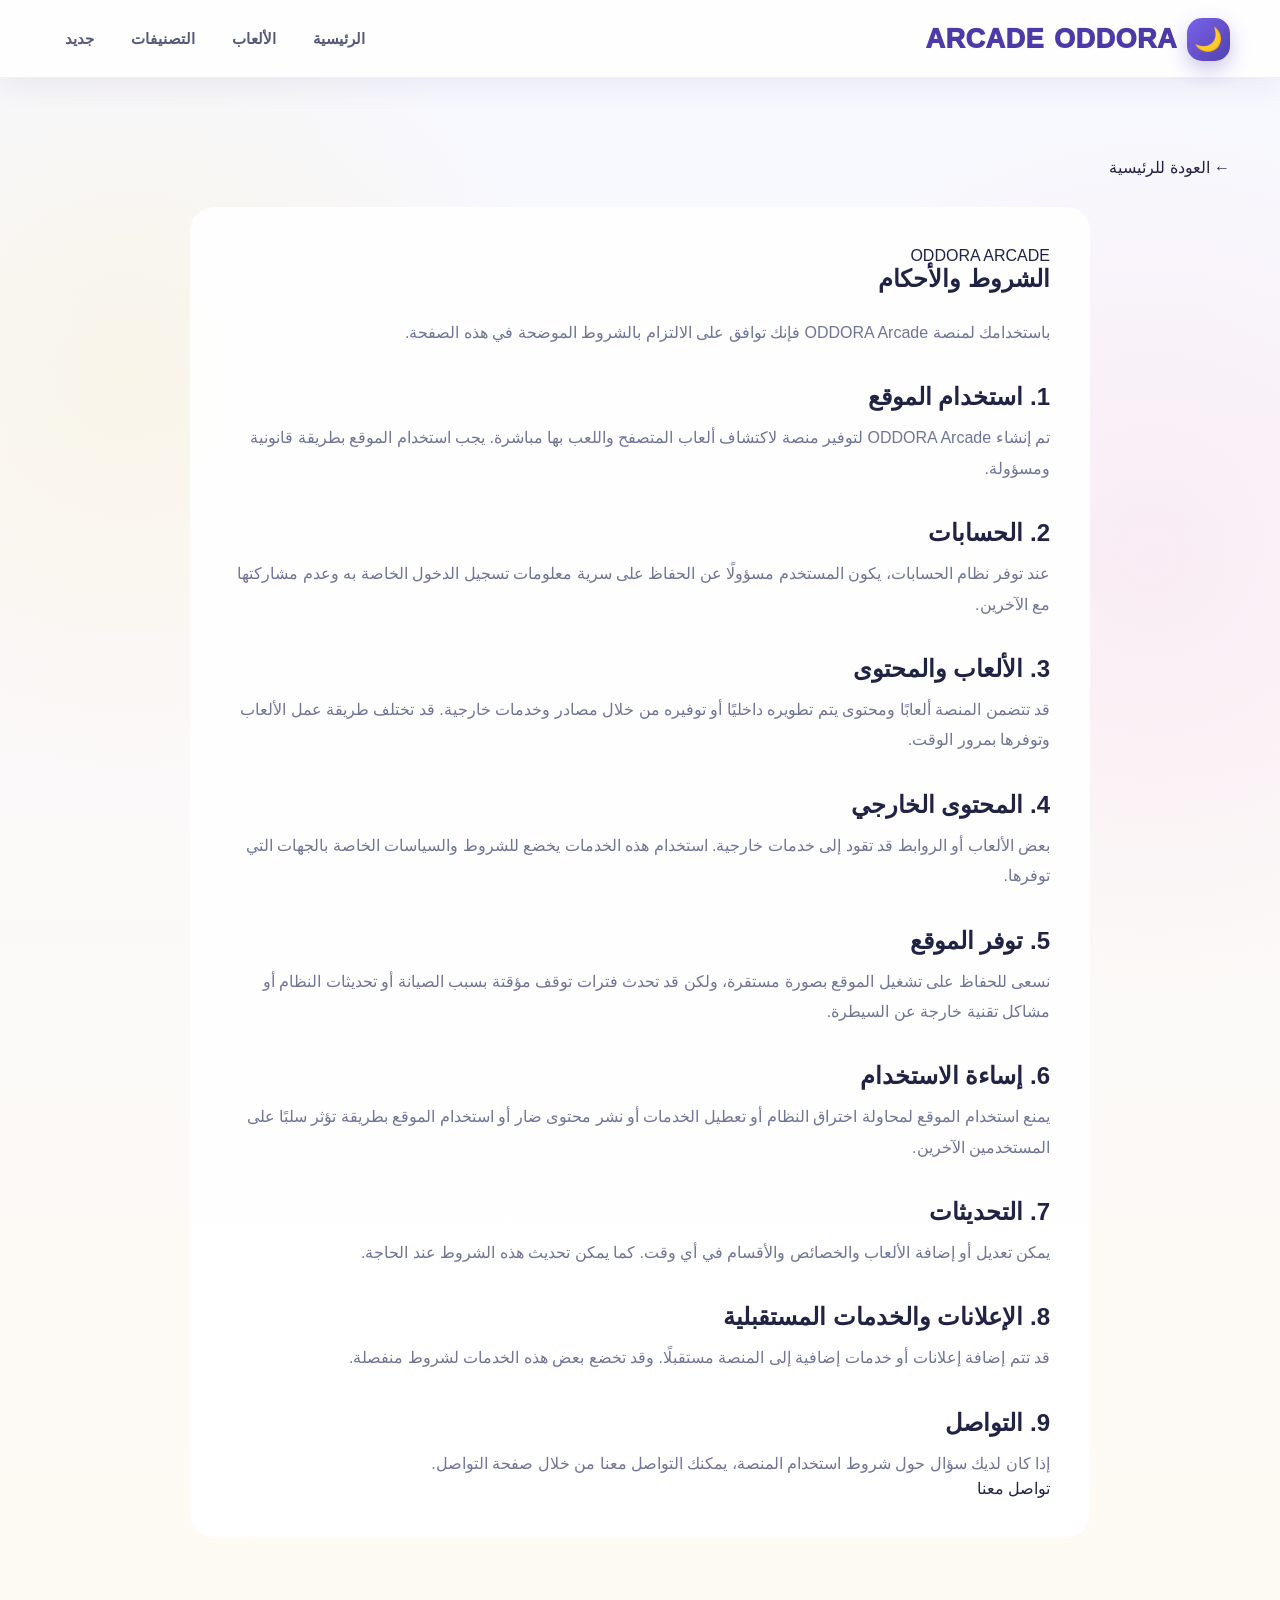
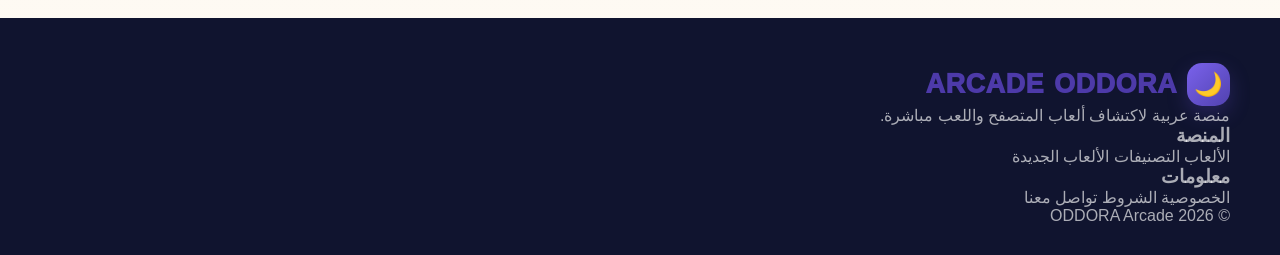
<file: terms.html>
<!DOCTYPE html>
<html lang="ar" dir="rtl">
<head>
  <meta charset="UTF-8">
  <meta name="viewport" content="width=device-width, initial-scale=1.0">

  <title>الشروط والأحكام | ODDORA Arcade</title>

  <meta
    name="description"
    content="الشروط والأحكام الخاصة بمنصة ODDORA Arcade."
  >

  <link rel="stylesheet" href="style.css">

  <style>
    .legal-page {
      min-height: 70vh;
      padding: 80px 0;
    }

    .legal-card {
      max-width: 900px;
      margin: auto;
      background: var(--card);
      border: 1px solid var(--border);
      border-radius: 24px;
      padding: 40px;
    }

    .legal-card h1 {
      margin-bottom: 25px;
    }

    .legal-card h2 {
      margin-top: 35px;
      margin-bottom: 12px;
    }

    .legal-card p,
    .legal-card li {
      color: var(--muted);
      line-height: 1.9;
    }

    .legal-card ul {
      padding-right: 25px;
    }

    .back-home {
      display: inline-block;
      margin-bottom: 30px;
    }
  </style>
</head>

<body>

<header class="site-header">
  <div class="container header-inner">

    <a href="index.html" class="logo">
      ODDORA
      <span>ARCADE</span>
    </a>

    <nav class="main-nav">
      <a href="index.html#home">الرئيسية</a>
      <a href="index.html#games">الألعاب</a>
      <a href="index.html#categories">التصنيفات</a>
      <a href="index.html#new">جديد</a>
    </nav>

  </div>
</header>

<main class="legal-page">

  <div class="container">

    <a href="index.html" class="secondary-button back-home">
      ← العودة للرئيسية
    </a>

    <article class="legal-card">

      <span class="section-label">ODDORA ARCADE</span>

      <h1>الشروط والأحكام</h1>

      <p>
        باستخدامك لمنصة ODDORA Arcade فإنك توافق على الالتزام
        بالشروط الموضحة في هذه الصفحة.
      </p>

      <h2>1. استخدام الموقع</h2>

      <p>
        تم إنشاء ODDORA Arcade لتوفير منصة لاكتشاف ألعاب المتصفح
        واللعب بها مباشرة. يجب استخدام الموقع بطريقة قانونية ومسؤولة.
      </p>

      <h2>2. الحسابات</h2>

      <p>
        عند توفر نظام الحسابات، يكون المستخدم مسؤولًا عن الحفاظ على
        سرية معلومات تسجيل الدخول الخاصة به وعدم مشاركتها مع الآخرين.
      </p>

      <h2>3. الألعاب والمحتوى</h2>

      <p>
        قد تتضمن المنصة ألعابًا ومحتوى يتم تطويره داخليًا أو توفيره
        من خلال مصادر وخدمات خارجية. قد تختلف طريقة عمل الألعاب
        وتوفرها بمرور الوقت.
      </p>

      <h2>4. المحتوى الخارجي</h2>

      <p>
        بعض الألعاب أو الروابط قد تقود إلى خدمات خارجية. استخدام هذه
        الخدمات يخضع للشروط والسياسات الخاصة بالجهات التي توفرها.
      </p>

      <h2>5. توفر الموقع</h2>

      <p>
        نسعى للحفاظ على تشغيل الموقع بصورة مستقرة، ولكن قد تحدث
        فترات توقف مؤقتة بسبب الصيانة أو تحديثات النظام أو مشاكل
        تقنية خارجة عن السيطرة.
      </p>

      <h2>6. إساءة الاستخدام</h2>

      <p>
        يمنع استخدام الموقع لمحاولة اختراق النظام أو تعطيل الخدمات
        أو نشر محتوى ضار أو استخدام الموقع بطريقة تؤثر سلبًا على
        المستخدمين الآخرين.
      </p>

      <h2>7. التحديثات</h2>

      <p>
        يمكن تعديل أو إضافة الألعاب والخصائص والأقسام في أي وقت.
        كما يمكن تحديث هذه الشروط عند الحاجة.
      </p>

      <h2>8. الإعلانات والخدمات المستقبلية</h2>

      <p>
        قد تتم إضافة إعلانات أو خدمات إضافية إلى المنصة مستقبلًا.
        وقد تخضع بعض هذه الخدمات لشروط منفصلة.
      </p>

      <h2>9. التواصل</h2>

      <p>
        إذا كان لديك سؤال حول شروط استخدام المنصة، يمكنك التواصل
        معنا من خلال صفحة التواصل.
      </p>

      <a href="contact.html" class="primary-button">
        تواصل معنا
      </a>

    </article>

  </div>

</main>

<footer class="site-footer">

  <div class="container footer-grid">

    <div>
      <a href="index.html" class="logo">
        ODDORA <span>ARCADE</span>
      </a>

      <p>
        منصة عربية لاكتشاف ألعاب المتصفح واللعب مباشرة.
      </p>
    </div>

    <div>
      <h3>المنصة</h3>
      <a href="index.html#games">الألعاب</a>
      <a href="index.html#categories">التصنيفات</a>
      <a href="index.html#new">الألعاب الجديدة</a>
    </div>

    <div>
      <h3>معلومات</h3>
      <a href="privacy.html">الخصوصية</a>
      <a href="terms.html">الشروط</a>
      <a href="contact.html">تواصل معنا</a>
    </div>

  </div>

  <div class="footer-bottom">
    <div class="container">
      © <span id="year"></span> ODDORA Arcade
    </div>
  </div>

</footer>

<script>
  document.getElementById("year").textContent = new Date().getFullYear();
</script>

</body>
</html>
</file>
<file: style.css>
/* =========================================================
   KIDORA — Magical Children's Story World
   Complete style.css
   ========================================================= */

:root {
  --night: #10163d;
  --night-2: #20245c;
  --purple: #7057d9;
  --purple-dark: #4d3aa9;
  --pink: #ff7eb6;
  --yellow: #ffd95a;
  --orange: #ff9f43;
  --blue: #65c7ff;
  --green: #62d6a7;
  --cream: #fffaf1;
  --white: #ffffff;
  --text: #202344;
  --muted: #707597;
  --card: rgba(255,255,255,.92);
  --shadow: 0 18px 45px rgba(36, 28, 91, .14);
  --shadow-big: 0 28px 70px rgba(31, 25, 91, .25);
  --radius: 28px;
}

* {
  box-sizing: border-box;
  margin: 0;
  padding: 0;
}

html {
  scroll-behavior: smooth;
}

body {
  min-height: 100vh;
  font-family:
    "Tajawal",
    "Cairo",
    Arial,
    sans-serif;
  color: var(--text);
  background:
    radial-gradient(circle at 10% 20%, rgba(255,217,90,.12), transparent 22%),
    radial-gradient(circle at 90% 30%, rgba(255,126,182,.10), transparent 25%),
    linear-gradient(180deg, #f7f8ff 0%, #fffaf1 100%);
  overflow-x: hidden;
}

/* =========================================================
   GENERAL
   ========================================================= */

a {
  color: inherit;
  text-decoration: none;
}

button,
input {
  font: inherit;
}

button {
  cursor: pointer;
  border: 0;
}

.container {
  width: min(1180px, calc(100% - 36px));
  margin: auto;
}

/* =========================================================
   HEADER
   ========================================================= */

.site-header {
  position: sticky;
  top: 0;
  z-index: 1000;
  height: 78px;

  background: rgba(255,255,255,.82);
  backdrop-filter: blur(18px);
  -webkit-backdrop-filter: blur(18px);

  border-bottom: 1px solid rgba(112,87,217,.10);
  box-shadow: 0 8px 30px rgba(45,35,100,.07);
}

.header-inner {
  height: 78px;
  display: flex;
  align-items: center;
  justify-content: space-between;
  gap: 25px;
}

/* =========================================================
   LOGO
   ========================================================= */

.logo {
  display: flex;
  align-items: center;
  gap: 10px;

  font-size: 27px;
  font-weight: 1000;
  letter-spacing: .5px;

  color: var(--purple-dark);
}

.logo::before {
  content: "🌙";
  display: grid;
  place-items: center;

  width: 43px;
  height: 43px;

  border-radius: 15px;

  background:
    linear-gradient(135deg, #7a62ec, #5142af);

  box-shadow:
    0 8px 20px rgba(91,70,190,.30);

  font-size: 23px;

  animation: logoFloat 3s ease-in-out infinite;
}

@keyframes logoFloat {
  0%,100% {
    transform: translateY(0) rotate(-3deg);
  }
  50% {
    transform: translateY(-4px) rotate(3deg);
  }
}

/* =========================================================
   NAVIGATION
   ========================================================= */

.main-nav {
  display: flex;
  align-items: center;
  gap: 7px;
}

.main-nav a {
  padding: 10px 15px;
  border-radius: 14px;

  color: #555a78;
  font-size: 15px;
  font-weight: 800;

  transition: .25s ease;
}

.main-nav a:hover {
  color: var(--purple-dark);
  background: #f0edff;
  transform: translateY(-2px);
}

#languageToggle {
  padding: 10px 15px;
  border-radius: 14px;

  background: #f0edff;
  color: var(--purple-dark);

  font-weight: 900;
  transition: .25s ease;
}

#languageToggle:hover {
  transform: translateY(-2px);
  background: #e5e0ff;
}

#menuToggle {
  display: none;

  width: 45px;
  height: 45px;

  border-radius: 14px;

  background: #f0edff;
  color: var(--purple-dark);

  font-size: 22px;
}

/* =========================================================
   MOBILE MENU
   ========================================================= */

#mobileMenu {
  display: none;
}

#mobileMenu.show {
  display: block;
  position: absolute;
  top: 78px;
  left: 12px;
  right: 12px;

  padding: 15px;

  background: rgba(255,255,255,.97);
  border-radius: 22px;

  box-shadow: var(--shadow-big);
  border: 1px solid rgba(112,87,217,.12);
}

#mobileMenu a,
#mobileMenu button {
  display: block;
  width: 100%;

  padding: 14px;
  margin-bottom: 7px;

  border-radius: 14px;

  background: #f7f5ff;
  color: var(--text);

  text-align: center;
  font-weight: 800;
}

/* =========================================================
   HERO
   ========================================================= */

.hero {
  position: relative;
  isolation: isolate;
  overflow: hidden;

  min-height: 620px;

  display: flex;
  align-items: center;

  background:
    radial-gradient(circle at 15% 25%, rgba(255,255,255,.12), transparent 2%),
    radial-gradient(circle at 80% 18%, rgba(255,255,255,.16), transparent 2%),
    radial-gradient(circle at 60% 70%, rgba(255,126,182,.12), transparent 22%),
    linear-gradient(135deg, #111842 0%, #25205c 48%, #543f9c 100%);

  color: white;
}

.hero::before {
  content: "";
  position: absolute;
  inset: 0;
  z-index: -1;

  background-image:
    radial-gradient(circle, rgba(255,255,255,.9) 0 1px, transparent 2px),
    radial-gradient(circle, rgba(255,217,90,.9) 0 1.5px, transparent 2.5px);

  background-size: 90px 90px, 150px 150px;
  background-position: 10px 20px, 50px 70px;

  opacity: .55;
  animation: starsMove 18s linear infinite;
}

@keyframes starsMove {
  from {
    transform: translateY(0);
  }
  to {
    transform: translateY(-90px);
  }
}

.hero::after {
  content: "";
  position: absolute;

  width: 430px;
  height: 430px;

  right: -130px;
  top: -130px;

  border-radius: 50%;

  background: rgba(255,255,255,.06);

  box-shadow:
    -180px 380px 0 40px rgba(255,255,255,.025),
    -700px 280px 0 90px rgba(255,255,255,.025);

  z-index: -1;
}

/* Moon */

.hero-moon {
  position: absolute;
  right: 9%;
  top: 70px;

  width: 110px;
  height: 110px;

  border-radius: 50%;

  background: var(--yellow);

  box-shadow:
    0 0 35px rgba(255,217,90,.55),
    0 0 90px rgba(255,217,90,.25);

  opacity: .95;

  animation: moonFloat 5s ease-in-out infinite;
}

.hero-moon::after {
  content: "";

  position: absolute;
  left: 28px;
  top: -5px;

  width: 105px;
  height: 105px;

  border-radius: 50%;

  background: #171b48;
}

@keyframes moonFloat {
  0%,100% {
    transform: translateY(0);
  }
  50% {
    transform: translateY(-12px);
  }
}

.hero-content {
  position: relative;
  z-index: 3;

  width: 100%;
  padding: 90px 0 105px;

  text-align: center;
}

.hero-badge {
  display: inline-flex;
  align-items: center;
  gap: 8px;

  padding: 9px 17px;

  border-radius: 999px;

  background: rgba(255,255,255,.13);
  border: 1px solid rgba(255,255,255,.16);

  color: #fff;

  font-size: 14px;
  font-weight: 900;

  backdrop-filter: blur(10px);

  margin-bottom: 24px;
}

.hero h1 {
  max-width: 850px;
  margin: auto;

  font-size: clamp(42px, 7vw, 78px);
  line-height: 1.05;
  font-weight: 1000;
  letter-spacing: -2px;

  text-shadow:
    0 8px 25px rgba(0,0,0,.18);
}

.hero h1 span {
  color: var(--yellow);

  display: inline-block;

  animation: titleBounce 3s ease-in-out infinite;
}

@keyframes titleBounce {
  0%,100% {
    transform: translateY(0);
  }
  50% {
    transform: translateY(-5px);
  }
}

.hero p {
  max-width: 650px;
  margin: 24px auto 32px;

  color: rgba(255,255,255,.84);

  font-size: clamp(17px, 2vw, 21px);
  line-height: 1.8;
  font-weight: 600;
}

/* =========================================================
   SEARCH
   ========================================================= */

.search-box {
  width: min(650px, 100%);
  margin: auto;

  display: flex;
  align-items: center;

  padding: 7px;

  border-radius: 22px;

  background: rgba(255,255,255,.13);
  border: 1px solid rgba(255,255,255,.20);

  backdrop-filter: blur(14px);

  box-shadow:
    0 20px 50px rgba(0,0,0,.18);
}

.search-box input {
  flex: 1;

  min-width: 0;

  padding: 16px 18px;

  background: transparent;
  border: 0;
  outline: 0;

  color: white;

  font-size: 16px;
  font-weight: 700;
}

.search-box input::placeholder {
  color: rgba(255,255,255,.65);
}

.search-box::before {
  content: "🔎";

  margin: 0 5px 0 14px;

  font-size: 20px;
}

.search-box button {
  padding: 14px 20px;

  border-radius: 17px;

  background: var(--yellow);
  color: #453800;

  font-weight: 1000;

  box-shadow: 0 8px 20px rgba(255,217,90,.22);

  transition: .25s ease;
}

.search-box button:hover {
  transform: translateY(-2px) scale(1.02);
}

/* =========================================================
   CLOUD DIVIDER
   ========================================================= */

.hero-clouds {
  position: absolute;
  left: -5%;
  bottom: -45px;

  width: 110%;
  height: 110px;

  background: var(--cream);

  border-radius: 50% 50% 0 0 / 80% 80% 0 0;
}

/* =========================================================
   SECTION
   ========================================================= */

.section {
  padding: 85px 0;
}

.section-title {
  text-align: center;
  margin-bottom: 45px;
}

.section-title h2 {
  font-size: clamp(30px, 5vw, 46px);
  font-weight: 1000;

  color: var(--night);
}

.section-title p {
  margin-top: 10px;

  color: var(--muted);

  font-size: 16px;
  font-weight: 600;
}

/* =========================================================
   CATEGORIES
   ========================================================= */

.categories {
  display: flex;
  flex-wrap: wrap;
  justify-content: center;
  gap: 12px;

  margin-bottom: 45px;
}

.category {
  position: relative;

  padding: 13px 19px;

  border-radius: 999px;

  background: white;
  color: #565b79;

  border: 2px solid transparent;

  box-shadow: 0 7px 20px rgba(50,45,100,.07);

  font-size: 14px;
  font-weight: 900;

  transition: .25s ease;
}

.category:hover {
  transform: translateY(-4px) rotate(-1deg);
  border-color: #ddd7ff;
}

.category.active {
  background: linear-gradient(135deg, #765be5, #5640b7);
  color: white;

  box-shadow:
    0 12px 25px rgba(91,70,190,.25);

  transform: translateY(-3px);
}

/* =========================================================
   STORY GRID
   ========================================================= */

#storiesGrid {
  display: grid;

  grid-template-columns:
    repeat(3, minmax(0, 1fr));

  gap: 28px;
}

/* =========================================================
   STORY CARD
   ========================================================= */

.story-card {
  position: relative;
  overflow: hidden;

  min-height: 420px;

  display: flex;
  flex-direction: column;

  background: var(--card);

  border-radius: var(--radius);

  border: 1px solid rgba(112,87,217,.10);

  box-shadow: var(--shadow);

  transition:
    transform .3s ease,
    box-shadow .3s ease;

  animation: cardAppear .55s ease both;
}

.story-card:nth-child(2n) {
  animation-delay: .06s;
}

.story-card:nth-child(3n) {
  animation-delay: .12s;
}

@keyframes cardAppear {
  from {
    opacity: 0;
    transform: translateY(18px);
  }

  to {
    opacity: 1;
    transform: translateY(0);
  }
}

.story-card:hover {
  transform: translateY(-10px) rotate(-.4deg);

  box-shadow:
    0 28px 60px rgba(42,35,103,.19);
}

.story-card::after {
  content: "";

  position: absolute;
  width: 150px;
  height: 150px;

  right: -65px;
  top: -65px;

  border-radius: 50%;

  background: rgba(255,255,255,.20);

  pointer-events: none;
}

/* =========================================================
   STORY ICON
   ========================================================= */

.story-icon {
  position: relative;

  min-height: 190px;

  display: grid;
  place-items: center;

  font-size: 86px;

  background:
    radial-gradient(circle at 25% 25%, rgba(255,255,255,.65), transparent 18%),
    linear-gradient(135deg, #e5ddff, #cceeff);

  overflow: hidden;
}

.story-card:nth-child(3n+1) .story-icon {
  background:
    radial-gradient(circle at 70% 25%, #fff3a9, transparent 20%),
    linear-gradient(135deg, #d9e8ff, #e7ddff);
}

.story-card:nth-child(3n+2) .story-icon {
  background:
    radial-gradient(circle at 25% 25%, #fff3a9, transparent 20%),
    linear-gradient(135deg, #ffe0ee, #e7dfff);
}

.story-card:nth-child(3n) .story-icon {
  background:
    radial-gradient(circle at 70% 25%, #c9fff0, transparent 20%),
    linear-gradient(135deg, #d8fff3, #d9ecff);
}

.story-icon::before,
.story-icon::after {
  position: absolute;
  font-size: 16px;
  opacity: .65;
}

.story-icon::before {
  content: "✦";
  left: 22px;
  top: 20px;
}

.story-icon::after {
  content: "✦";
  right: 25px;
  bottom: 20px;
}

.story-card:hover .story-icon > * {
  transform: scale(1.05);
}

/* =========================================================
   STORY INFO
   ========================================================= */

.story-info {
  display: flex;
  flex-direction: column;

  flex: 1;

  padding: 22px 22px 20px;
}

.story-tag {
  align-self: flex-start;

  display: inline-flex;

  padding: 7px 11px;

  margin-bottom: 12px;

  border-radius: 999px;

  background: #f0edff;
  color: var(--purple-dark);

  font-size: 12px;
  font-weight: 1000;
}

.story-info h3 {
  margin-bottom: 9px;

  color: var(--night);

  font-size: 22px;
  line-height: 1.4;
  font-weight: 1000;
}

.story-info p {
  color: var(--muted);

  font-size: 14px;
  line-height: 1.8;
  font-weight: 600;
}

/* =========================================================
   STORY FOOTER
   ========================================================= */

.story-footer {
  display: flex;
  align-items: center;
  justify-content: space-between;

  gap: 12px;

  margin-top: auto;
  padding-top: 20px;
}

.story-footer small {
  color: #999db6;
  font-weight: 700;
}

.read-button {
  display: inline-flex;
  align-items: center;
  justify-content: center;
  gap: 7px;

  padding: 12px 17px;

  border-radius: 15px;

  background:
    linear-gradient(135deg, #765be5, #5740b9);

  color: white;

  font-size: 13px;
  font-weight: 1000;

  box-shadow:
    0 9px 20px rgba(91,70,190,.23);

  transition: .25s ease;
}

.read-button::after {
  content: "→";
  font-size: 17px;
}

.read-button:hover {
  transform: translateY(-3px) scale(1.03);

  box-shadow:
    0 14px 28px rgba(91,70,190,.30);
}

/* =========================================================
   RAMADAN SECTION
   ========================================================= */

.ramadan-section {
  position: relative;
  isolation: isolate;

  overflow: hidden;

  padding: 80px 0;

  color: white;

  background:
    radial-gradient(circle at 75% 20%, rgba(255,217,90,.18), transparent 20%),
    radial-gradient(circle at 20% 80%, rgba(112,87,217,.30), transparent 28%),
    linear-gradient(135deg, #10163d, #292260 60%, #453487);
}

.ramadan-section::before {
  content: "✦  ✧  ✦  ✧  ✦  ✧  ✦";

  position: absolute;
  top: 28px;
  left: 0;
  right: 0;

  text-align: center;

  color: rgba(255,255,255,.35);
  letter-spacing: 35px;

  font-size: 16px;

  animation: twinkle 2.8s ease-in-out infinite;
}

@keyframes twinkle {
  0%,100% {
    opacity: .35;
  }

  50% {
    opacity: .85;
  }
}

.ramadan-inner {
  position: relative;
  z-index: 2;

  display: grid;

  grid-template-columns: 1fr 260px;

  align-items: center;

  gap: 50px;
}

.ramadan-content h2 {
  margin-bottom: 15px;

  font-size: clamp(30px, 5vw, 48px);
  font-weight: 1000;
}

.ramadan-content p {
  max-width: 650px;

  color: rgba(255,255,255,.75);

  line-height: 1.9;
  font-size: 16px;
  font-weight: 600;
}

.ramadan-visual {
  display: grid;
  place-items: center;

  min-height: 230px;

  font-size: 145px;

  filter:
    drop-shadow(0 0 25px rgba(255,217,90,.45));

  animation: lantern 4s ease-in-out infinite;
}

@keyframes lantern {
  0%,100% {
    transform: translateY(0) rotate(-3deg);
  }

  50% {
    transform: translateY(-12px) rotate(3deg);
  }
}

/* =========================================================
   ABOUT
   ========================================================= */

.about-section {
  padding: 90px 0;

  background:
    linear-gradient(180deg, #fffaf1, #f5f3ff);
}

.about-box {
  position: relative;
  overflow: hidden;

  max-width: 900px;
  margin: auto;

  padding: 50px 45px;

  border-radius: 35px;

  background: white;

  border: 1px solid rgba(112,87,217,.10);

  box-shadow: var(--shadow);

  text-align: center;
}

.about-box::before {
  content: "✨";

  position: absolute;

  top: 22px;
  left: 25px;

  font-size: 30px;
}

.about-box::after {
  content: "⭐";

  position: absolute;

  right: 25px;
  bottom: 22px;

  font-size: 30px;
}

.about-box h2 {
  margin-bottom: 15px;

  color: var(--night);

  font-size: 34px;
  font-weight: 1000;
}

.about-box p {
  color: var(--muted);

  font-size: 16px;
  line-height: 2;
  font-weight: 600;
}

/* =========================================================
   FOOTER
   ========================================================= */

.site-footer {
  padding: 45px 0 30px;

  background: #10142f;

  color: rgba(255,255,255,.65);
}

.footer-inner {
  display: flex;
  align-items: center;
  justify-content: space-between;

  gap: 25px;
}

.footer-logo {
  color: white;

  font-size: 23px;
  font-weight: 1000;
}

.footer-links {
  display: flex;
  flex-wrap: wrap;
  gap: 18px;
}

.footer-links a {
  color: rgba(255,255,255,.62);

  font-size: 13px;
  font-weight: 700;

  transition: .2s ease;
}

.footer-links a:hover {
  color: white;
}

.footer-copy {
  margin-top: 25px;

  padding-top: 22px;

  border-top: 1px solid rgba(255,255,255,.08);

  text-align: center;

  font-size: 12px;
}

/* =========================================================
   EMPTY SEARCH RESULT
   ========================================================= */

.empty-state {
  grid-column: 1 / -1;

  padding: 60px 20px;

  border-radius: 28px;

  background: white;

  text-align: center;

  box-shadow: var(--shadow);
}

.empty-state::before {
  content: "🔎";

  display: block;

  margin-bottom: 15px;

  font-size: 50px;
}

.empty-state h3 {
  margin-bottom: 8px;

  font-size: 24px;
  font-weight: 1000;
}

.empty-state p {
  color: var(--muted);
}

/* =========================================================
   SELECTION
   ========================================================= */

::selection {
  background: #cfc7ff;
  color: #29205f;
}

/* =========================================================
   SCROLLBAR
   ========================================================= */

::-webkit-scrollbar {
  width: 10px;
}

::-webkit-scrollbar-track {
  background: #f1effa;
}

::-webkit-scrollbar-thumb {
  background: linear-gradient(#765be5, #5140ae);
  border-radius: 20px;
}

/* =========================================================
   TABLET
   ========================================================= */

@media (max-width: 950px) {

  #storiesGrid {
    grid-template-columns:
      repeat(2, minmax(0, 1fr));
  }

  .ramadan-inner {
    grid-template-columns: 1fr;
    text-align: center;
  }

  .ramadan-content p {
    margin-left: auto;
    margin-right: auto;
  }

  .ramadan-visual {
    min-height: 170px;
  }

  .main-nav {
    display: none;
  }

  #menuToggle {
    display: block;
  }
}

/* =========================================================
   MOBILE
   ========================================================= */

@media (max-width: 650px) {

  .container {
    width: min(100% - 24px, 1180px);
  }

  .site-header,
  .header-inner {
    height: 68px;
  }

  .logo {
    font-size: 22px;
  }

  .logo::before {
    width: 38px;
    height: 38px;
    border-radius: 13px;
    font-size: 20px;
  }

  #mobileMenu {
    top: 68px;
  }

  .hero {
    min-height: 570px;
  }

  .hero-content {
    padding: 70px 0 95px;
  }

  .hero-moon {
    width: 75px;
    height: 75px;

    right: 8%;
    top: 35px;
  }

  .hero-moon::after {
    width: 72px;
    height: 72px;
    left: 20px;
    top: -4px;
  }

  .hero h1 {
    font-size: 44px;
    letter-spacing: -1px;
  }

  .hero p {
    font-size: 15px;
    line-height: 1.8;
  }

  .search-box {
    border-radius: 18px;
  }

  .search-box input {
    padding: 13px 8px;
    font-size: 14px;
  }

  .search-box::before {
    margin-left: 9px;
    margin-right: 2px;
    font-size: 17px;
  }

  .search-box button {
    padding: 12px 13px;
    border-radius: 14px;
    font-size: 13px;
  }

  .section {
    padding: 65px 0;
  }

  .section-title {
    margin-bottom: 30px;
  }

  .section-title h2 {
    font-size: 31px;
  }

  .section-title p {
    font-size: 14px;
  }

  .categories {
    gap: 8px;
    margin-bottom: 30px;
  }

  .category {
    padding: 10px 13px;
    font-size: 12px;
  }

  #storiesGrid {
    grid-template-columns: 1fr;
    gap: 20px;
  }

  .story-card {
    min-height: 0;
    border-radius: 25px;
  }

  .story-icon {
    min-height: 175px;
    font-size: 78px;
  }

  .story-info {
    padding: 19px;
  }

  .story-info h3 {
    font-size: 20px;
  }

  .story-info p {
    font-size: 13px;
  }

  .read-button {
    padding: 11px 14px;
  }

  .ramadan-section {
    padding: 65px 0;
  }

  .ramadan-content h2 {
    font-size: 31px;
  }

  .ramadan-content p {
    font-size: 14px;
  }

  .ramadan-visual {
    font-size: 105px;
  }

  .about-section {
    padding: 65px 0;
  }

  .about-box {
    padding: 35px 22px;
    border-radius: 27px;
  }

  .about-box h2 {
    font-size: 28px;
  }

  .about-box p {
    font-size: 14px;
  }

  .footer-inner {
    flex-direction: column;
    text-align: center;
  }

  .footer-links {
    justify-content: center;
  }
}

/* =========================================================
   SMALL PHONES
   ========================================================= */

@media (max-width: 390px) {

  .hero h1 {
    font-size: 38px;
  }

  .hero p {
    font-size: 14px;
  }

  .story-footer {
    align-items: stretch;
    flex-direction: column;
  }

  .read-button {
    width: 100%;
  }
}

/* =========================================================
   REDUCED MOTION
   ========================================================= */

@media (prefers-reduced-motion: reduce) {

  *,
  *::before,
  *::after {
    animation-duration: .01ms !important;
    animation-iteration-count: 1 !important;
    scroll-behavior: auto !important;
    transition-duration: .01ms !important;
  }
}
</file>
